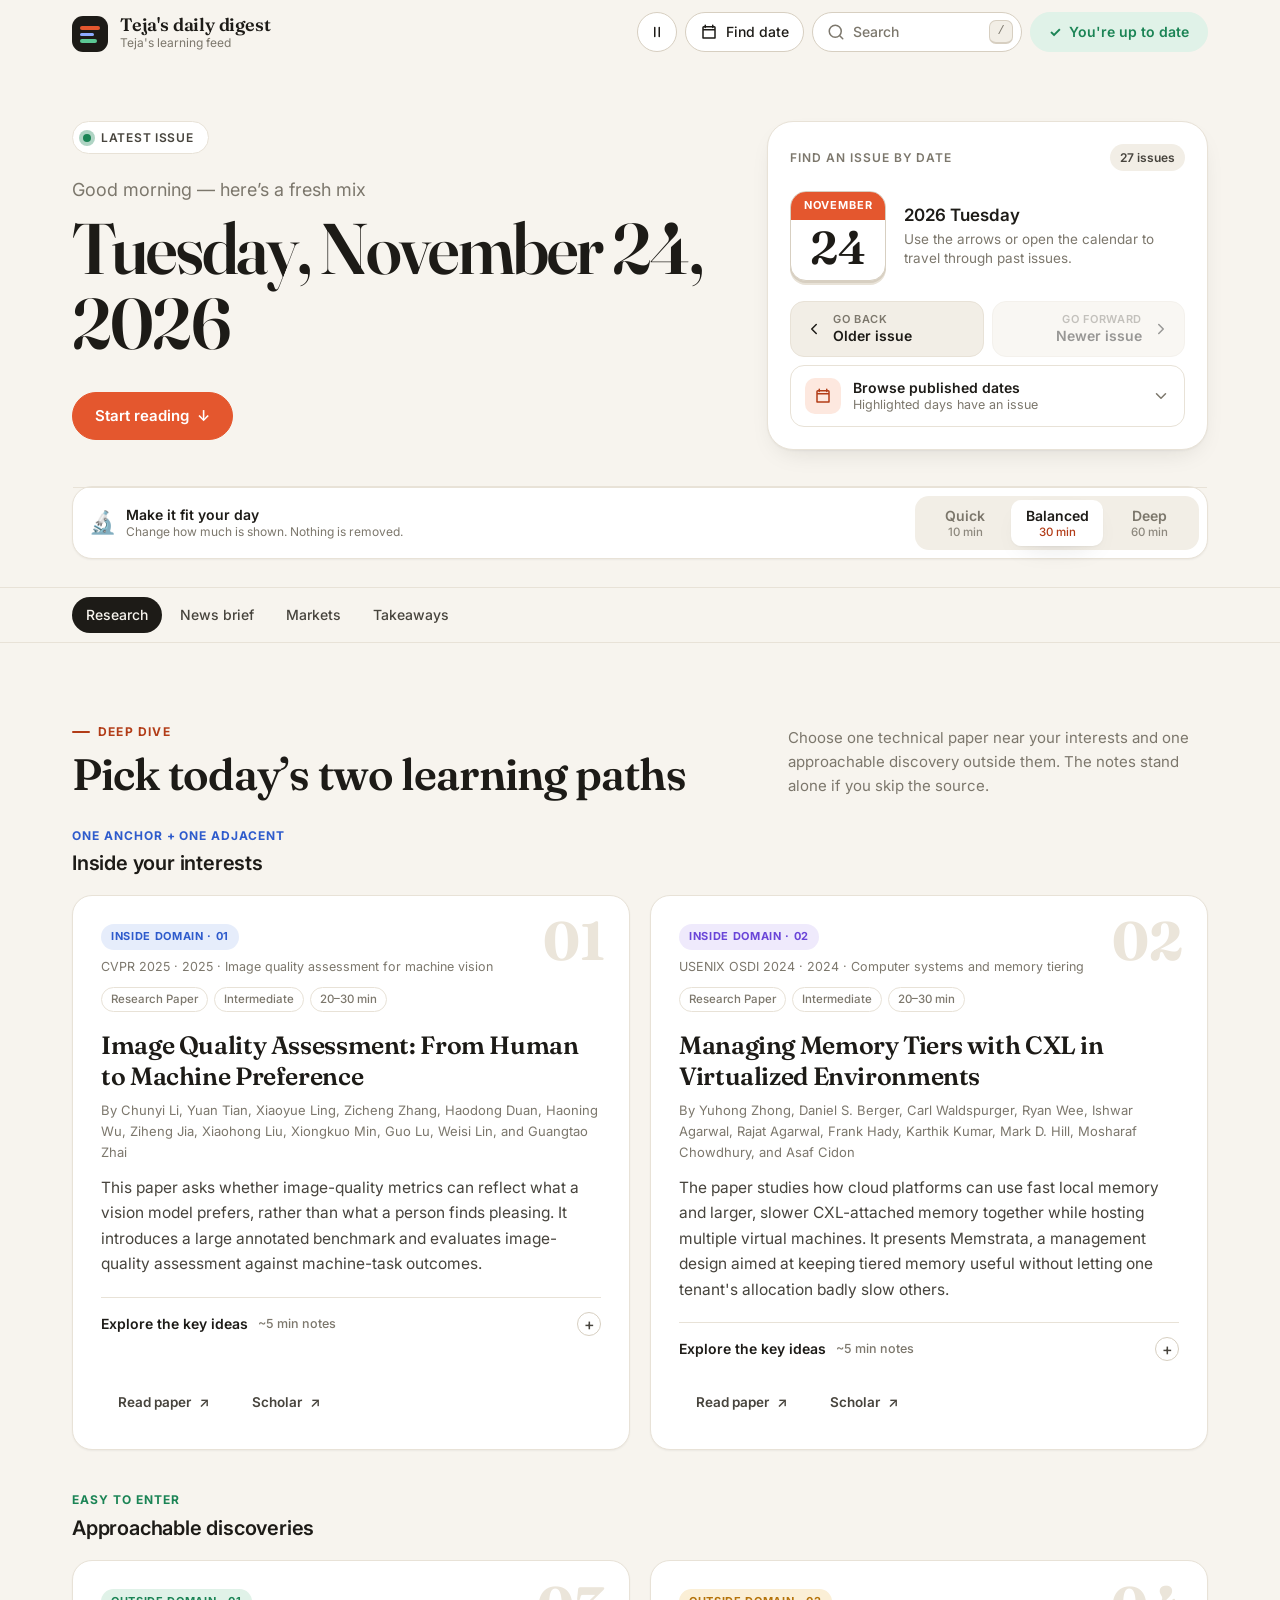
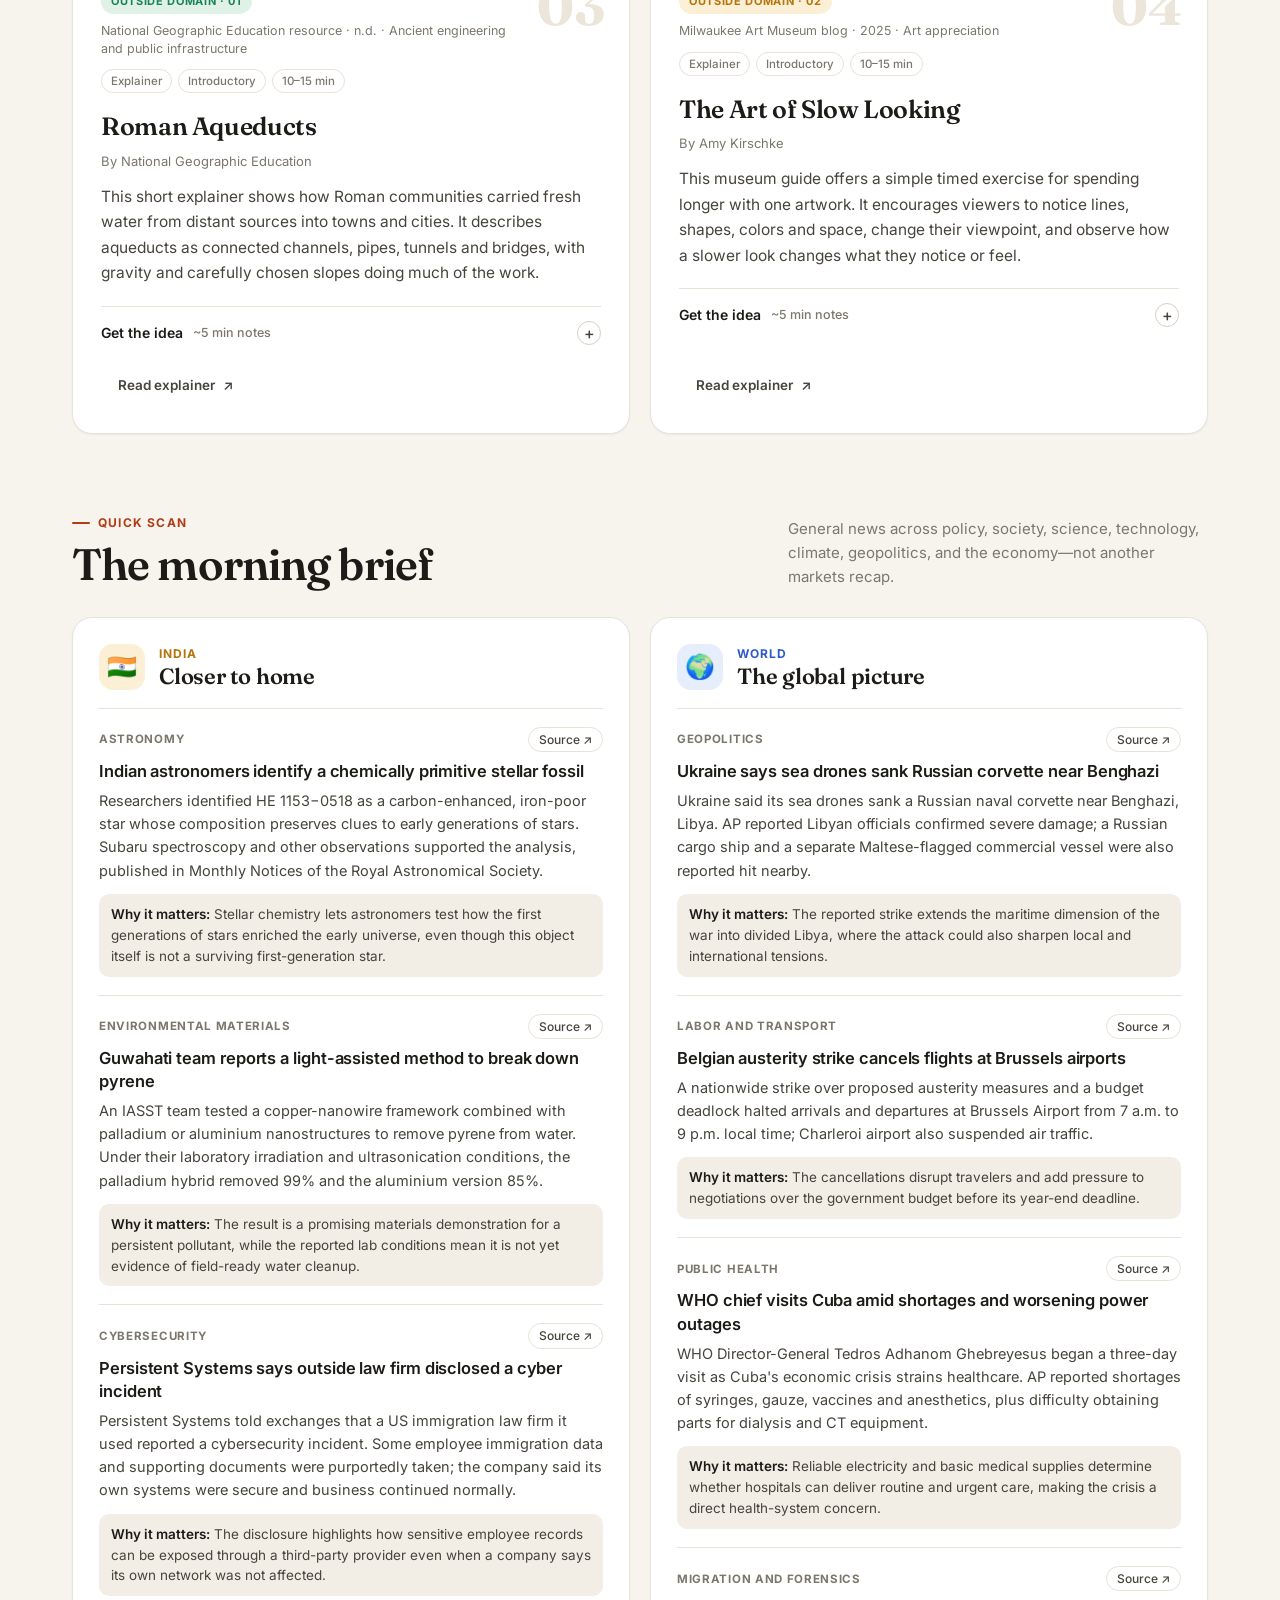
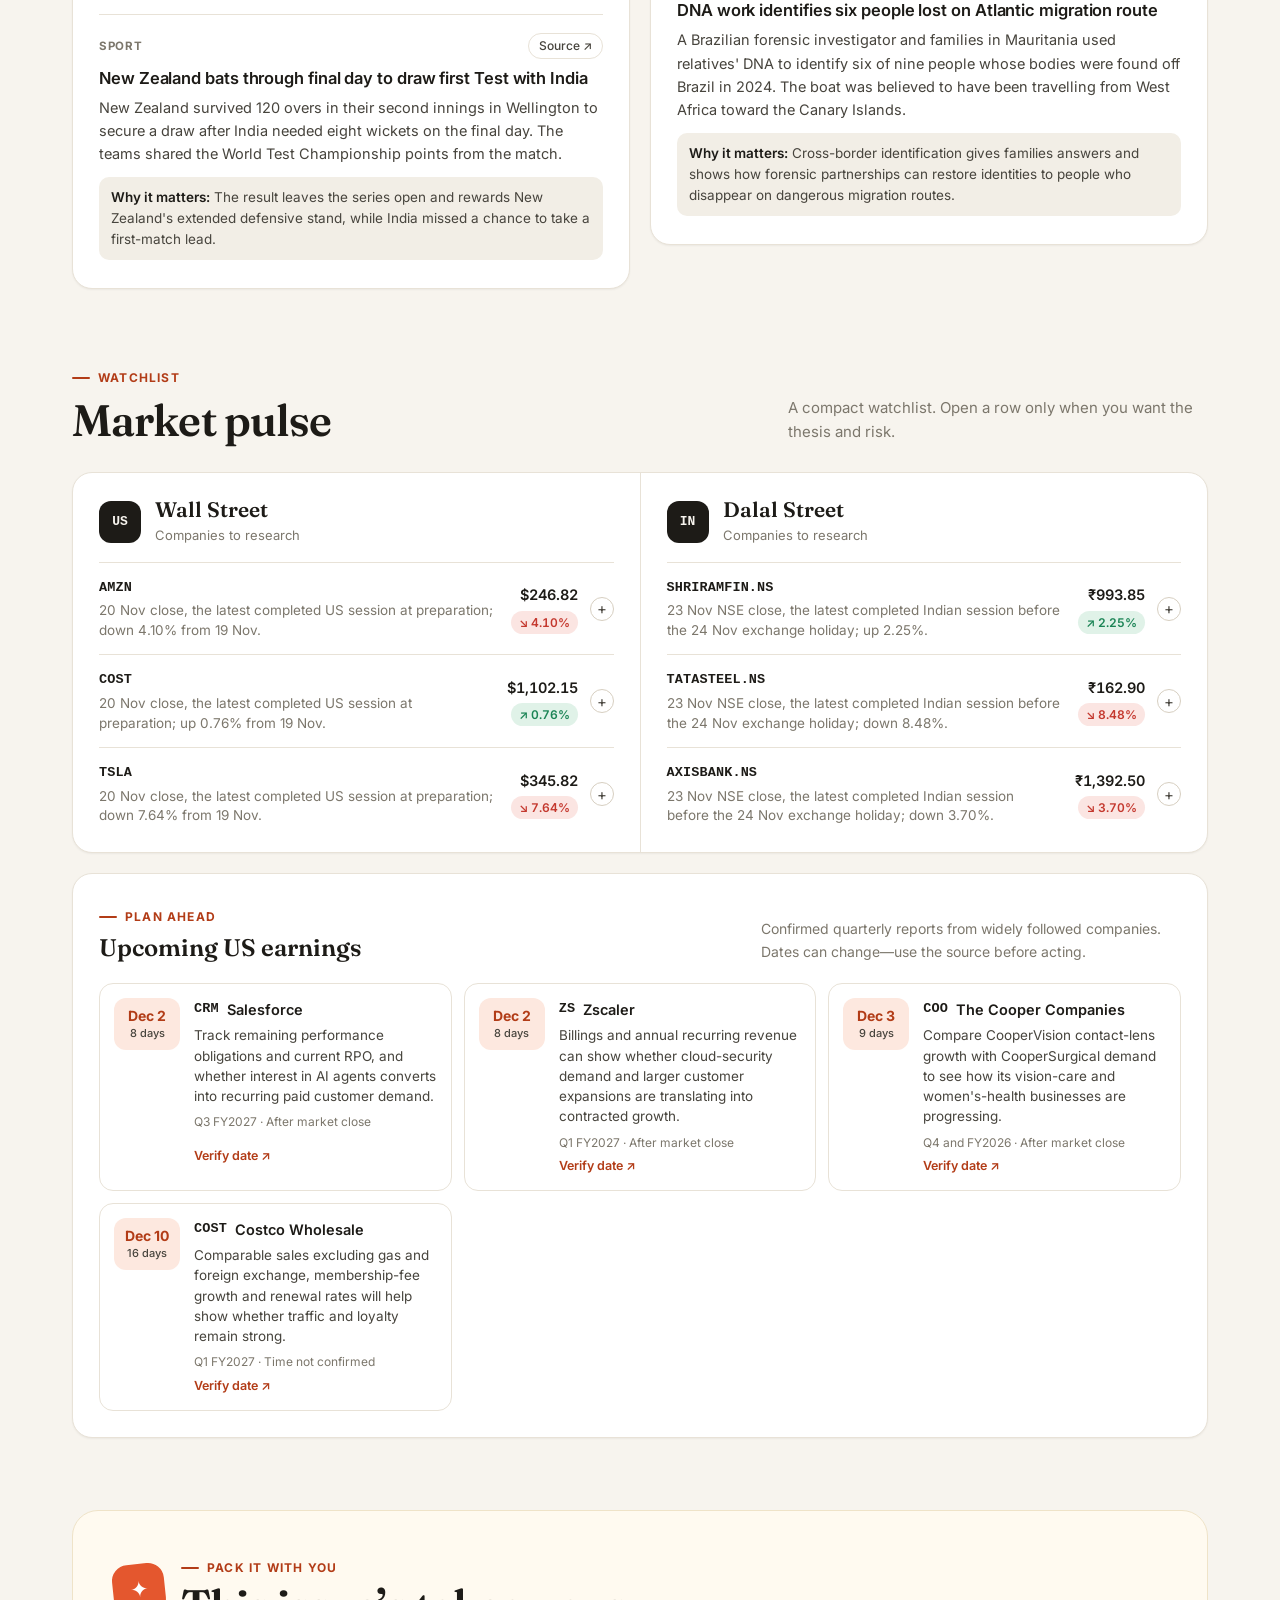
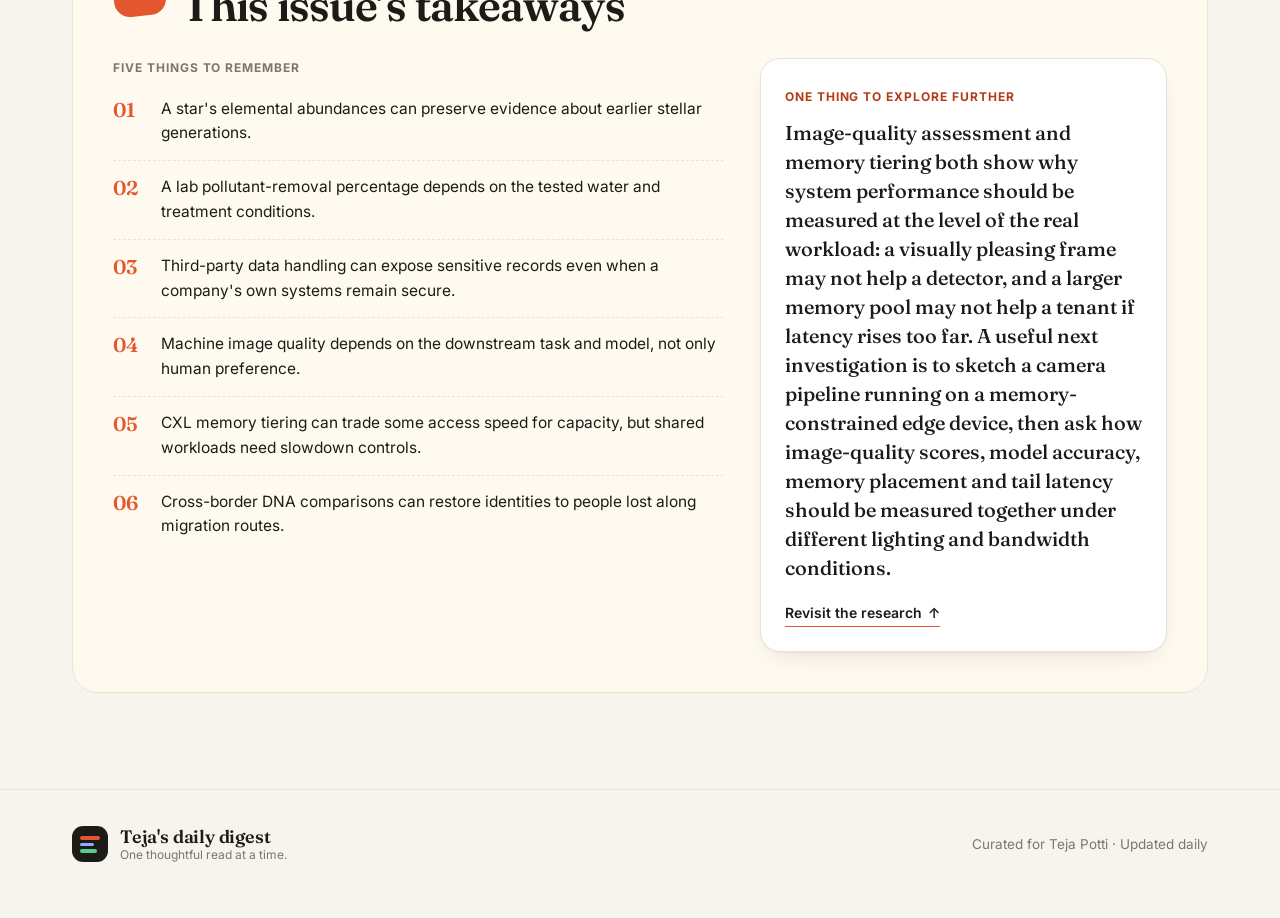
<file: index.html>
<!doctype html>
<html lang="en">
<head>
    <meta charset="utf-8">
    <meta name="viewport" content="width=device-width, initial-scale=1">
    <meta name="theme-color" content="#f7f4ee" media="(prefers-color-scheme: light)">
    <meta name="theme-color" content="#141311" media="(prefers-color-scheme: dark)">
    <meta name="color-scheme" content="light dark">
    <meta name="description" content="A focused daily digest of research, news, and market ideas for curious engineers.">
    <title>Teja's daily digest</title>
    <link rel="preconnect" href="https://fonts.googleapis.com">
    <link rel="preconnect" href="https://fonts.gstatic.com" crossorigin>
    <link rel="icon" type="image/svg+xml" href="./favicon.svg">
    <link href="https://fonts.googleapis.com/css2?family=Fraunces:opsz,wght@9..144,500;9..144,600;9..144,700&amp;family=Inter:wght@400;500;600;700&amp;display=swap" rel="stylesheet">
    <link rel="stylesheet" href="./css/style.css?v=9">
</head>
<body data-reading-mode="balanced">
    <a class="skip-link" href="#main-content">Skip to the digest</a>

    <header class="site-header">
        <div class="shell topbar">
            <div class="header-identity">
                <div class="websites-menu">
                    <button class="brand__mark websites-toggle" id="websites-toggle" type="button" aria-label="Other Websites" aria-expanded="false" aria-controls="other-websites" title="Other Websites">
                        <span></span><span></span><span></span>
                    </button>
                    <nav class="websites-dropdown" id="other-websites" aria-label="Other Websites" hidden>
                        <strong>Other Websites</strong>
                        <a href="https://teja-system-design.vercel.app/" target="_blank" rel="noopener noreferrer">Teja System Design Lab <span aria-hidden="true">↗</span></a>
                    </nav>
                </div>
                <a class="brand" href="./" aria-label="Teja's daily digest home">
                    <span class="brand__copy">
                        <strong>Teja's daily digest</strong>
                        <small>Teja's learning feed</small>
                    </span>
                </a>
            </div>

            <div class="topbar__actions">
                <button class="icon-button motion-toggle" id="motion-toggle" type="button" aria-label="Pause motion effects" aria-pressed="false" title="Pause motion effects">
                    <svg class="motion-toggle__pause" aria-hidden="true" viewBox="0 0 24 24"><path d="M9 6v12M15 6v12"/></svg>
                    <svg class="motion-toggle__play" aria-hidden="true" viewBox="0 0 24 24"><path d="m9 6 9 6-9 6Z"/></svg>
                </button>
                <button class="ghost-button date-search-trigger" id="date-search-trigger" type="button" aria-label="Find an issue by date" aria-controls="archive-calendar" aria-expanded="false">
                    <svg aria-hidden="true" viewBox="0 0 24 24"><path d="M7 3v3m10-3v3M4 9h16M5 5h14a1 1 0 0 1 1 1v14H4V6a1 1 0 0 1 1-1Z"/></svg>
                    <span>Find date</span>
                </button>
                <button class="search-trigger" id="search-trigger" type="button" aria-label="Search digest content" aria-expanded="false" aria-controls="search-drawer">
                    <svg aria-hidden="true" viewBox="0 0 24 24"><path d="m21 21-4.35-4.35m2.35-5.65a8 8 0 1 1-16 0 8 8 0 0 1 16 0Z"/></svg>
                    <span>Search</span>
                    <kbd>/</kbd>
                </button>
                <button class="latest-button" id="latest-button" type="button">Jump to latest</button>
            </div>
        </div>

        <div class="search-drawer" id="search-drawer" hidden>
            <div class="shell search-drawer__inner">
                <form class="search-form" id="search-form" role="search">
                    <svg aria-hidden="true" viewBox="0 0 24 24"><path d="m21 21-4.35-4.35m2.35-5.65a8 8 0 1 1-16 0 8 8 0 0 1 16 0Z"/></svg>
                    <label class="sr-only" for="global-search">Search content across every digest</label>
                    <input id="global-search" type="search" autocomplete="off" placeholder="Search a paper, topic, headline, or ticker…">
                    <button class="search-close" id="search-close" type="button" aria-label="Close search">Esc</button>
                </form>
                <p class="search-hint" id="search-hint">Search the content of every published issue. Use Find date for the archive calendar.</p>
                <div class="search-results" id="search-results" aria-live="polite"></div>
            </div>
        </div>
    </header>

    <div class="shell">
        <section class="hero" aria-labelledby="page-title">
            <div class="hero__copy">
                <div class="issue-meta">
                    <span class="issue-meta__pulse" aria-hidden="true"></span>
                    <small id="issue-label">Current issue</small>
                    <strong class="sr-only" id="date-subtitle" aria-live="polite">Loading the latest digest…</strong>
                </div>
                <p class="hero__greeting" id="daily-greeting">A fresh mix for today</p>
                <h1 id="page-title"><span class="hero-line" id="date-heading">Loading today’s issue…</span></h1>

                <div class="hero-actions">
                    <a class="start-reading" href="#research">Start reading <span aria-hidden="true">↓</span></a>
                </div>
            </div>

            <aside class="date-card" aria-label="Digest date navigation">
                <div class="date-card__top">
                    <span class="date-card__label">Find an issue by date</span>
                    <span class="issue-count" id="issue-count">— issues</span>
                </div>

                <div class="date-display" aria-hidden="true">
                    <span class="date-display__page">
                        <strong id="display-month">Loading</strong>
                        <span class="date-display__day" id="display-day">—</span>
                    </span>
                    <span class="date-display__rest">
                        <small id="display-year">—</small>
                        <span class="date-display__hint">Use the arrows or open the calendar to travel through past issues.</span>
                    </span>
                </div>

                <div class="date-nav">
                    <button id="older-button" type="button">
                        <svg aria-hidden="true" viewBox="0 0 24 24"><path d="m15 18-6-6 6-6"/></svg>
                        <span><small>Go back</small>Older issue</span>
                    </button>
                    <button id="newer-button" type="button">
                        <span><small>Go forward</small>Newer issue</span>
                        <svg aria-hidden="true" viewBox="0 0 24 24"><path d="m9 18 6-6-6-6"/></svg>
                    </button>
                </div>

                <button class="calendar-toggle" id="calendar-toggle" type="button" aria-expanded="false" aria-controls="archive-calendar">
                    <span class="calendar-toggle__icon" aria-hidden="true">
                        <svg viewBox="0 0 24 24"><path d="M7 3v3m10-3v3M4 9h16M5 5h14a1 1 0 0 1 1 1v14H4V6a1 1 0 0 1 1-1Z"/></svg>
                    </span>
                    <span><strong>Browse published dates</strong><small>Highlighted days have an issue</small></span>
                    <svg class="calendar-toggle__chevron" aria-hidden="true" viewBox="0 0 24 24"><path d="m6 9 6 6 6-6"/></svg>
                </button>
                <div class="archive-calendar" id="archive-calendar" hidden>
                    <div class="archive-calendar__head">
                        <button id="calendar-previous" type="button" aria-label="Previous archive month">
                            <svg aria-hidden="true" viewBox="0 0 24 24"><path d="m15 18-6-6 6-6"/></svg>
                        </button>
                        <strong id="calendar-month-label">Archive</strong>
                        <button id="calendar-next" type="button" aria-label="Next archive month">
                            <svg aria-hidden="true" viewBox="0 0 24 24"><path d="m9 18 6-6-6-6"/></svg>
                        </button>
                    </div>
                    <div class="archive-calendar__weekdays" aria-hidden="true">
                        <span>M</span><span>T</span><span>W</span><span>T</span><span>F</span><span>S</span><span>S</span>
                    </div>
                    <div class="archive-calendar__grid" id="calendar-grid" role="grid" aria-labelledby="calendar-month-label"></div>
                    <div class="archive-calendar__legend" id="date-help">
                        <span><i aria-hidden="true"></i> Published issue</span>
                        <small>Only highlighted dates open a digest.</small>
                    </div>
                </div>
            </aside>
        </section>

        <div class="issue-bar">
            <div class="pace-bar" aria-label="Reading pace">
                <div class="pace-bar__copy"><span aria-hidden="true">🔬</span><p><strong>Make it fit your day</strong><small>Change how much is shown. Nothing is removed.</small></p></div>
                <div class="pace-options" role="group" aria-label="Choose a reading pace">
                    <span class="pace-options__slider" aria-hidden="true"></span>
                    <button type="button" data-reading-mode="quick">Quick <small>10 min</small></button>
                    <button type="button" data-reading-mode="balanced" aria-pressed="true">Balanced <small>30 min</small></button>
                    <button type="button" data-reading-mode="deep">Deep <small>60 min</small></button>
                </div>
            </div>
        </div>
    </div>

    <nav class="section-nav" aria-label="On this page">
        <div class="shell section-nav__inner">
            <a href="#research" data-section="research">Research</a>
            <a href="#brief" data-section="brief" id="brief-nav-link">News brief</a>
            <a href="#markets" data-section="markets" id="markets-nav-link">Markets</a>
            <a href="#takeaways" data-section="takeaways" id="takeaways-nav-link">Takeaways</a>
        </div>
        <span class="section-nav__progress" aria-hidden="true"><i id="reading-progress"></i></span>
    </nav>

    <main class="shell main-content" id="main-content">
        <div class="error-banner" id="error-banner" role="alert" hidden>
            <span class="error-banner__icon" aria-hidden="true">!</span>
            <p><strong>That issue couldn't be loaded.</strong> <span id="error-message">Please try another date.</span></p>
            <button id="error-retry" type="button">Try again</button>
        </div>

        <div class="advance-notice" id="advance-notice" role="note" hidden>
            <span aria-hidden="true">✈</span>
            <div><strong>Prepared ahead for your time away</strong><p id="advance-note"></p></div>
        </div>

        <section class="content-section" id="research" aria-labelledby="research-title">
            <div class="section-heading">
                <div>
                    <span class="section-kicker">Deep dive</span>
                    <h2 id="research-title">Pick today’s two learning paths</h2>
                </div>
                <p>Choose one technical paper near your interests and one approachable discovery outside them. The notes stand alone if you skip the source.</p>
            </div>
            <div class="papers-collection" id="papers-container" aria-live="polite">
                <div class="papers-grid">
                    <article class="paper-card loading-card"><span class="skeleton skeleton--pill"></span><span class="skeleton skeleton--title"></span><span class="skeleton"></span><span class="skeleton skeleton--short"></span></article>
                    <article class="paper-card loading-card"><span class="skeleton skeleton--pill"></span><span class="skeleton skeleton--title"></span><span class="skeleton"></span><span class="skeleton skeleton--short"></span></article>
                    <article class="paper-card loading-card"><span class="skeleton skeleton--pill"></span><span class="skeleton skeleton--title"></span><span class="skeleton"></span><span class="skeleton skeleton--short"></span></article>
                    <article class="paper-card loading-card"><span class="skeleton skeleton--pill"></span><span class="skeleton skeleton--title"></span><span class="skeleton"></span><span class="skeleton skeleton--short"></span></article>
                </div>
            </div>
        </section>

        <section class="content-section" id="brief" aria-labelledby="brief-title">
            <div class="section-heading">
                <div>
                    <span class="section-kicker">Quick scan</span>
                    <h2 id="brief-title">The morning brief</h2>
                </div>
                <p id="brief-description">General news across policy, society, science, technology, climate, geopolitics, and the economy—not another markets recap.</p>
            </div>
            <div class="news-grid">
                <article class="news-card news-card--india">
                    <header><span class="flag" aria-hidden="true">🇮🇳</span><div><small>India</small><h3>Closer to home</h3></div></header>
                    <div class="news-copy" id="india-news-content"><span class="skeleton"></span><span class="skeleton skeleton--short"></span></div>
                </article>
                <article class="news-card news-card--world">
                    <header><span class="flag" aria-hidden="true">🌍</span><div><small>World</small><h3>The global picture</h3></div></header>
                    <div class="news-copy" id="world-news-content"><span class="skeleton"></span><span class="skeleton skeleton--short"></span></div>
                </article>
            </div>
        </section>

        <section class="content-section" id="markets" aria-labelledby="markets-title">
            <div class="section-heading">
                <div>
                    <span class="section-kicker">Watchlist</span>
                    <h2 id="markets-title">Market pulse</h2>
                </div>
                <p id="markets-description">A compact watchlist. Open a row only when you want the thesis and risk.</p>
            </div>
            <div class="markets-card">
                <section class="market-column" aria-labelledby="us-market-title">
                    <div class="market-column__heading"><span>US</span><div><h3 id="us-market-title">Wall Street</h3><small id="us-market-subtitle">Companies to research</small></div></div>
                    <ul class="stock-list" id="us-stocks-list"><li class="stock-skeleton"><span class="skeleton"></span></li></ul>
                </section>
                <div class="market-divider" aria-hidden="true"></div>
                <section class="market-column" aria-labelledby="india-market-title">
                    <div class="market-column__heading"><span>IN</span><div><h3 id="india-market-title">Dalal Street</h3><small id="india-market-subtitle">Companies to research</small></div></div>
                    <ul class="stock-list" id="in-stocks-list"><li class="stock-skeleton"><span class="skeleton"></span></li></ul>
                </section>
            </div>
            <section class="earnings-card" id="earnings-card" aria-labelledby="earnings-title" hidden>
                <header>
                    <div><span class="section-kicker">Plan ahead</span><h3 id="earnings-title">Upcoming US earnings</h3></div>
                    <p>Confirmed quarterly reports from widely followed companies. Dates can change—use the source before acting.</p>
                </header>
                <div class="earnings-list" id="earnings-list"></div>
            </section>
        </section>

        <section class="content-section takeaways-section" id="takeaways" aria-labelledby="takeaways-title">
            <div class="takeaway-heading">
                <span class="takeaway-heading__icon" aria-hidden="true">✦</span>
                <div><span class="section-kicker">Pack it with you</span><h2 id="takeaways-title">This issue’s takeaways</h2></div>
            </div>
            <div class="takeaways-layout">
                <div>
                    <h3>Five things to remember</h3>
                    <ol id="takeaways-remember-list"><li><span class="skeleton"></span></li></ol>
                </div>
                <aside class="explore-card">
                    <small>One thing to explore further</small>
                    <p id="takeaways-explore"><span class="skeleton"></span></p>
                    <a href="#research">Revisit the research <span aria-hidden="true">↑</span></a>
                </aside>
            </div>
        </section>
    </main>

    <footer class="site-footer">
        <div class="shell">
            <div class="brand brand--footer" aria-label="Teja's daily digest">
                <span class="brand__mark" aria-hidden="true"><span></span><span></span><span></span></span>
                <span class="brand__copy"><strong>Teja's daily digest</strong><small>One thoughtful read at a time.</small></span>
            </div>
            <p>Curated for Teja Potti <span aria-hidden="true">·</span> Updated daily</p>
        </div>
    </footer>

    <button class="back-to-top" id="back-to-top" type="button" aria-label="Back to top" title="Back to top">
        <span aria-hidden="true">↑</span>
    </button>
    <div class="toast" id="toast" role="status" aria-live="polite"></div>
    <script src="./js/app.js?v=8"></script>
</body>
</html>
</file>
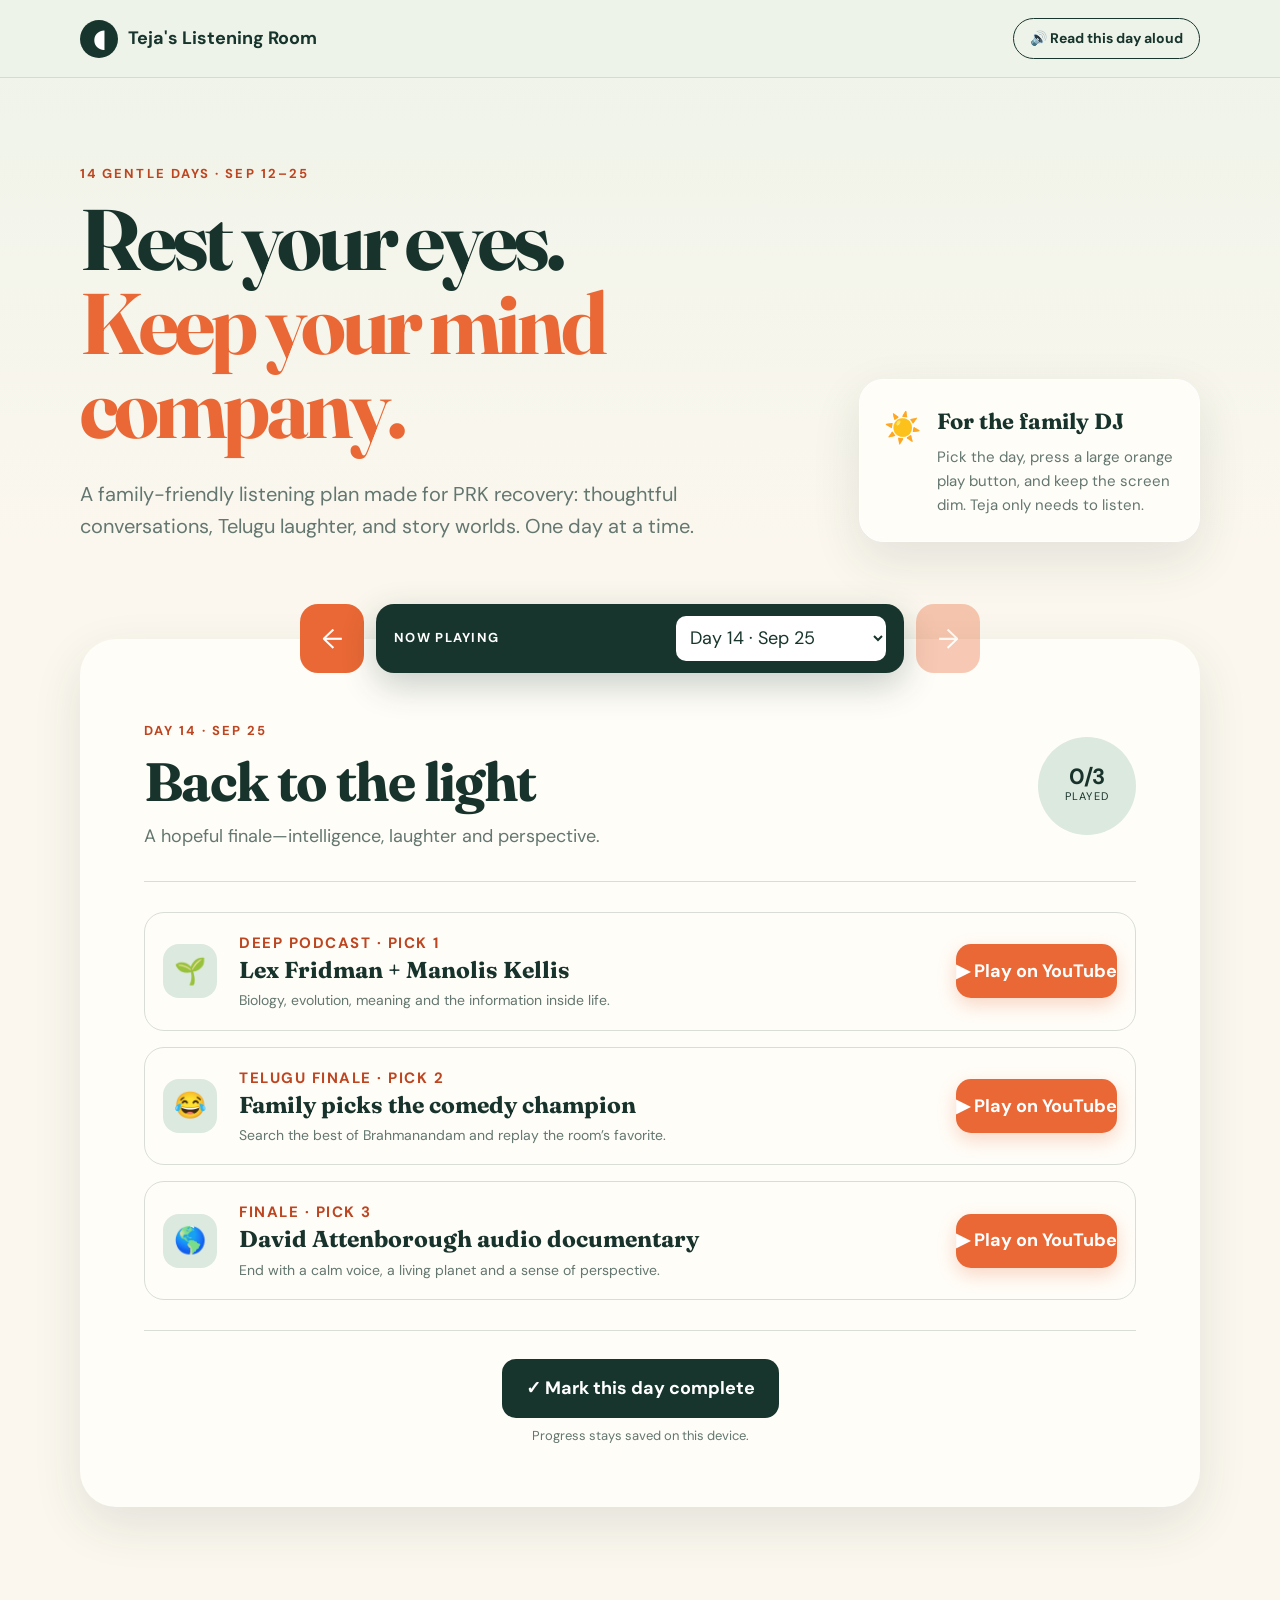
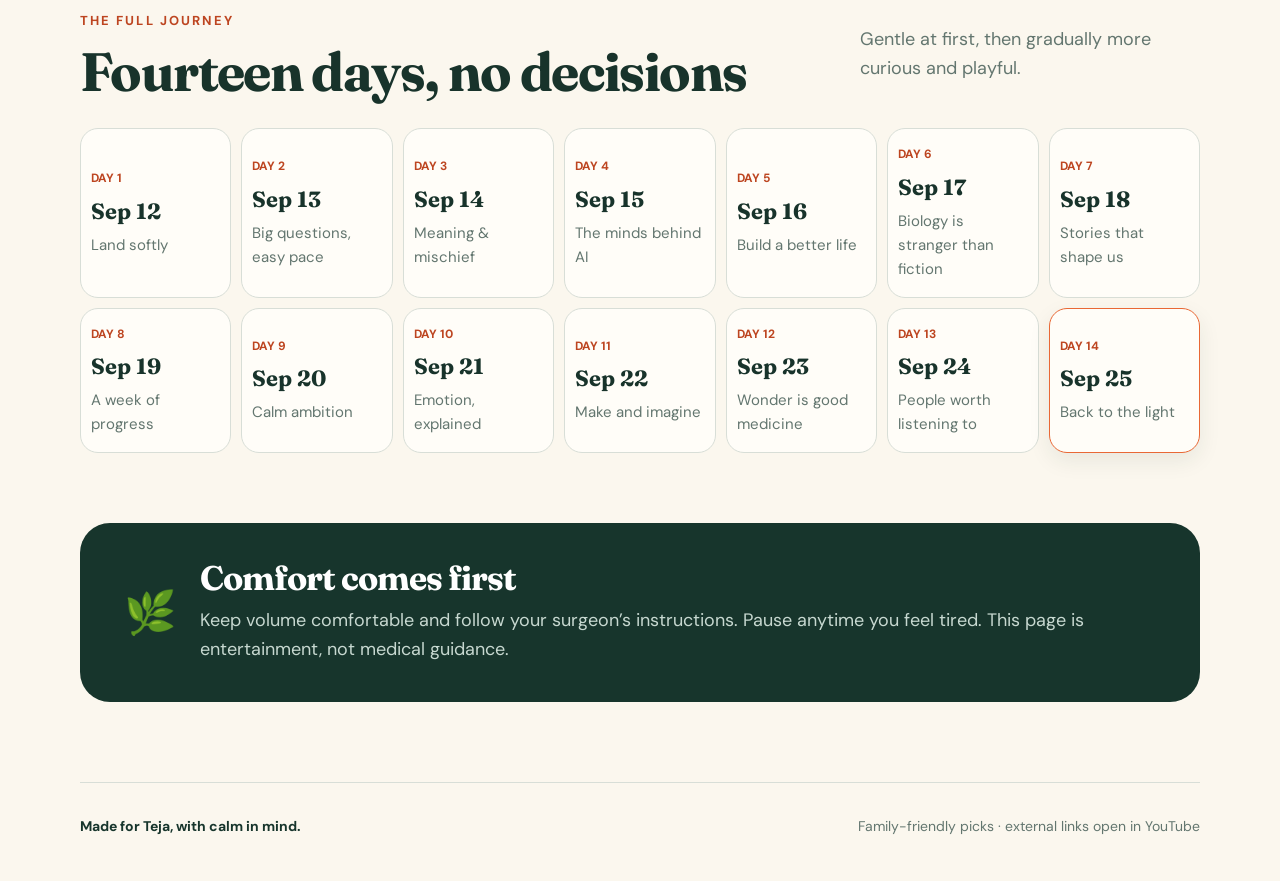
<file: recovery/index.html>
<!doctype html>
<html lang="en">
<head>
  <meta charset="utf-8">
  <meta name="viewport" content="width=device-width, initial-scale=1">
  <meta name="theme-color" content="#17352c">
  <meta name="description" content="Teja's calm, family-friendly 14-day listening room for PRK recovery.">
  <title>Teja's Listening Room</title>
  <link rel="preconnect" href="https://fonts.googleapis.com">
  <link rel="preconnect" href="https://fonts.gstatic.com" crossorigin>
  <link href="https://fonts.googleapis.com/css2?family=DM+Sans:wght@400;600;700&amp;family=Fraunces:opsz,wght@9..144,600;9..144,700&amp;display=swap" rel="stylesheet">
  <link rel="stylesheet" href="/recovery/style.css">
</head>
<body>
  <a class="skip" href="#day-view">Skip to today</a>
  <header class="topbar">
    <a class="brand" href="/recovery" aria-label="Teja's Listening Room home"><span class="brand-mark" aria-hidden="true">◖</span><span>Teja's Listening Room</span></a>
    <button class="quiet-button" id="speak-button" type="button" aria-pressed="false">🔊 Read this day aloud</button>
  </header>

  <main>
    <section class="hero">
      <div>
        <p class="eyebrow">14 gentle days · Sep 12–25</p>
        <h1>Rest your eyes.<br><em>Keep your mind company.</em></h1>
        <p class="hero-copy">A family-friendly listening plan made for PRK recovery: thoughtful conversations, Telugu laughter, and story worlds. One day at a time.</p>
      </div>
      <aside class="family-note">
        <span aria-hidden="true">☀️</span>
        <div><strong>For the family DJ</strong><p>Pick the day, press a large orange play button, and keep the screen dim. Teja only needs to listen.</p></div>
      </aside>
    </section>

    <section class="day-picker" aria-label="Choose a recovery day">
      <button class="nav-button" id="previous-day" type="button" aria-label="Previous day">←</button>
      <label for="day-select"><span>Now playing</span><select id="day-select" aria-label="Choose day"></select></label>
      <button class="nav-button" id="next-day" type="button" aria-label="Next day">→</button>
    </section>

    <section class="day-view" id="day-view" tabindex="-1" aria-live="polite">
      <div class="day-heading">
        <div><p class="eyebrow" id="day-date"></p><h2 id="day-title"></h2><p id="day-mood"></p></div>
        <div class="progress-ring" id="progress-ring" aria-label="Day progress"><strong id="progress-number">0/3</strong><span>played</span></div>
      </div>
      <div class="tracks" id="tracks"></div>
      <div class="day-done">
        <button id="finish-day" type="button">✓ Mark this day complete</button>
        <p id="finish-message">Progress stays saved on this device.</p>
      </div>
    </section>

    <section class="all-days">
      <div class="section-title"><div><p class="eyebrow">The full journey</p><h2>Fourteen days, no decisions</h2></div><p>Gentle at first, then gradually more curious and playful.</p></div>
      <div class="calendar" id="calendar"></div>
    </section>

    <section class="care-card">
      <span aria-hidden="true">🌿</span>
      <div><h2>Comfort comes first</h2><p>Keep volume comfortable and follow your surgeon’s instructions. Pause anytime you feel tired. This page is entertainment, not medical guidance.</p></div>
    </section>
  </main>

  <footer><strong>Made for Teja, with calm in mind.</strong><span>Family-friendly picks · external links open in YouTube</span></footer>
  <script src="/recovery/app.js"></script>
</body>
</html>
</file>
<file: css/style.css>
/* =========================================================================
   Teja's daily digest — "Morning paper" design system
   Calm editorial layout, solid surfaces, a few playful accents.
   Light by default, dark automatically via prefers-color-scheme.
   ========================================================================= */

:root {
    color-scheme: light;

    --bg: #f7f4ee;
    --surface: #ffffff;
    --surface-2: #f2eee6;
    --surface-3: #ebe5da;
    --ink: #1d1b17;
    --ink-2: #47443d;
    --muted: #7c776c;
    --line: #e8e2d7;
    --line-strong: #d7cfc1;

    --accent: #e4572e;
    --accent-hover: #cf4720;
    --accent-ink: #b23c17;
    --accent-soft: #fde8df;
    --accent-wash: rgba(228, 87, 46, 0.04);
    --on-accent: #ffffff;

    --blue: #2e5bcc;
    --blue-soft: #e6edfb;
    --violet: #6a45d8;
    --violet-soft: #efeafc;
    --green: #1b8455;
    --green-soft: #e0f2e8;
    --amber: #b5730a;
    --amber-soft: #fbefd6;
    --red: #c4382e;
    --red-soft: #fbe5e2;

    --note: #fffaf0;
    --note-line: #efe3c8;

    --serif: "Fraunces", "Iowan Old Style", "Palatino Linotype", Georgia, serif;
    --sans: "Inter", -apple-system, BlinkMacSystemFont, "Segoe UI", Roboto, "Helvetica Neue", Arial, sans-serif;
    --mono: ui-monospace, "SF Mono", Menlo, Consolas, monospace;

    --radius-sm: 10px;
    --radius-md: 14px;
    --radius-lg: 20px;
    --radius-xl: 26px;

    --shadow-sm: 0 1px 2px rgba(29, 27, 23, 0.05);
    --shadow-md: 0 1px 2px rgba(29, 27, 23, 0.04), 0 10px 28px -14px rgba(29, 27, 23, 0.18);
    --shadow-lg: 0 2px 6px rgba(29, 27, 23, 0.05), 0 24px 48px -20px rgba(29, 27, 23, 0.28);

    --header-h: 64px;
    --ease: cubic-bezier(0.2, 0.7, 0.2, 1);
    --spring: cubic-bezier(0.34, 1.56, 0.64, 1);
}

@media (prefers-color-scheme: dark) {
    :root {
        color-scheme: dark;

        --bg: #131210;
        --surface: #1c1a17;
        --surface-2: #24221e;
        --surface-3: #2d2a25;
        --ink: #f3efe8;
        --ink-2: #cdc7bb;
        --muted: #979083;
        --line: #2d2a25;
        --line-strong: #3d3933;

        --accent: #ff7a4f;
        --accent-hover: #ff8d67;
        --accent-ink: #ff9a78;
        --accent-soft: rgba(255, 122, 79, 0.14);
        --accent-wash: rgba(255, 122, 79, 0.05);
        --on-accent: #1a0f0a;

        --blue: #8eabff;
        --blue-soft: rgba(142, 171, 255, 0.13);
        --violet: #b8a2ff;
        --violet-soft: rgba(184, 162, 255, 0.13);
        --green: #5cc995;
        --green-soft: rgba(92, 201, 149, 0.13);
        --amber: #f0b552;
        --amber-soft: rgba(240, 181, 82, 0.13);
        --red: #ff7b70;
        --red-soft: rgba(255, 123, 112, 0.13);

        --note: #1f1c17;
        --note-line: #353026;

        --shadow-sm: 0 1px 2px rgba(0, 0, 0, 0.3);
        --shadow-md: 0 1px 2px rgba(0, 0, 0, 0.3), 0 12px 28px -14px rgba(0, 0, 0, 0.6);
        --shadow-lg: 0 2px 6px rgba(0, 0, 0, 0.3), 0 24px 48px -20px rgba(0, 0, 0, 0.7);
    }
}

/* ---------- Base ---------- */

*, *::before, *::after { box-sizing: border-box; }

html {
    scroll-behavior: smooth;
    scroll-padding-top: calc(var(--header-h) + 72px);
    -webkit-text-size-adjust: 100%;
}

body {
    margin: 0;
    min-width: 320px;
    min-height: 100vh;
    overflow-x: hidden;
    background: var(--bg);
    color: var(--ink);
    font-family: var(--sans);
    font-size: 16px;
    line-height: 1.6;
    -webkit-font-smoothing: antialiased;
    -moz-osx-font-smoothing: grayscale;
    text-rendering: optimizeLegibility;
}

body.search-open { overflow: hidden; }

[hidden] { display: none !important; }

h1, h2, h3, h4, p { margin: 0; }

button, input { font: inherit; color: inherit; }

button { cursor: pointer; }
button:disabled { cursor: not-allowed; }

a { color: inherit; }

svg {
    width: 18px;
    height: 18px;
    flex: none;
    fill: none;
    stroke: currentColor;
    stroke-width: 2;
    stroke-linecap: round;
    stroke-linejoin: round;
}

::selection { background: var(--accent-soft); color: var(--ink); }

:focus { outline: none; }
:focus-visible {
    outline: 2px solid var(--accent);
    outline-offset: 2px;
    border-radius: 8px;
}

.sr-only {
    position: absolute !important;
    width: 1px;
    height: 1px;
    padding: 0;
    margin: -1px;
    overflow: hidden;
    clip: rect(0, 0, 0, 0);
    white-space: nowrap;
    border: 0;
}

.skip-link {
    position: fixed;
    top: 12px;
    left: 12px;
    z-index: 100;
    padding: 10px 16px;
    border-radius: 999px;
    background: var(--ink);
    color: var(--bg);
    font-weight: 600;
    text-decoration: none;
    transform: translateY(-160%);
    transition: transform 0.2s var(--ease);
}
.skip-link:focus { transform: translateY(0); }

.shell {
    width: 100%;
    max-width: 1200px;
    margin: 0 auto;
    padding: 0 32px;
}

/* ---------- Buttons (shared) ---------- */

.icon-button,
.ghost-button,
.search-trigger,
.latest-button {
    display: inline-flex;
    align-items: center;
    justify-content: center;
    gap: 8px;
    height: 40px;
    border-radius: 999px;
    font-size: 14px;
    font-weight: 500;
    white-space: nowrap;
    transition: background-color 0.18s ease, border-color 0.18s ease, color 0.18s ease, transform 0.18s var(--ease), box-shadow 0.18s ease;
}

.icon-button,
.ghost-button {
    padding: 0 14px;
    border: 1px solid var(--line-strong);
    background: var(--surface);
    color: var(--ink);
}

.icon-button { width: 40px; padding: 0; }

.icon-button:hover,
.ghost-button:hover {
    border-color: var(--ink);
    transform: translateY(-1px);
}

.icon-button:active,
.ghost-button:active,
.latest-button:active,
.search-trigger:active { transform: translateY(0) scale(0.97); }

/* ---------- Header ---------- */

.site-header {
    position: -webkit-sticky;
    position: sticky;
    top: 0;
    z-index: 50;
    background: var(--bg);
    border-bottom: 1px solid transparent;
    transition: border-color 0.2s ease, box-shadow 0.2s ease;
}

.site-header.is-scrolled {
    border-bottom-color: var(--line);
}

.topbar {
    display: flex;
    align-items: center;
    justify-content: space-between;
    gap: 16px;
    height: var(--header-h);
}

.brand {
    display: inline-flex;
    align-items: center;
    gap: 12px;
    min-width: 0;
    color: var(--ink);
    text-decoration: none;
}

.brand__mark {
    display: inline-flex;
    flex-direction: column;
    justify-content: center;
    gap: 3px;
    width: 36px;
    height: 36px;
    flex: none;
    padding: 0 8px;
    border-radius: 11px;
    background: var(--ink);
    transition: transform 0.3s var(--spring);
}

.brand__mark span {
    display: block;
    height: 3.5px;
    border-radius: 4px;
    transition: width 0.35s var(--spring);
}
.brand__mark span:nth-child(1) { width: 100%; background: var(--accent); }
.brand__mark span:nth-child(2) { width: 70%; background: #8eabff; }
.brand__mark span:nth-child(3) { width: 85%; background: #5cc995; }

.brand:hover .brand__mark { transform: rotate(-6deg); }
.brand:hover .brand__mark span:nth-child(1) { width: 60%; }
.brand:hover .brand__mark span:nth-child(2) { width: 100%; }
.brand:hover .brand__mark span:nth-child(3) { width: 75%; }

.brand__copy {
    display: flex;
    flex-direction: column;
    min-width: 0;
    line-height: 1.2;
}

.brand__copy strong {
    font-family: var(--serif);
    font-size: 18px;
    font-weight: 600;
    letter-spacing: -0.01em;
}

.brand__copy small {
    color: var(--muted);
    font-size: 12px;
}

.topbar__actions {
    display: flex;
    align-items: center;
    gap: 8px;
}

.header-identity { display: flex; align-items: center; gap: 12px; min-width: 0; }
.websites-menu { position: relative; flex: none; }
.websites-toggle { border: 0; cursor: pointer; }
.websites-toggle:hover { transform: rotate(-6deg); }
.websites-toggle[aria-expanded="true"] { outline: 2px solid var(--accent); outline-offset: 3px; }
.websites-dropdown {
    position: absolute;
    top: calc(100% + 14px);
    left: 0;
    width: 260px;
    padding: 18px;
    border: 1px solid var(--line-strong);
    border-radius: var(--radius-md);
    background: var(--surface);
    color: var(--ink);
    box-shadow: var(--shadow-md);
    z-index: 60;
}
.websites-dropdown > strong { display: block; margin-bottom: 12px; font-size: 12px; color: var(--muted); }
.websites-dropdown a { display: flex; justify-content: space-between; gap: 10px; padding: 10px 12px; border-radius: 8px; background: var(--surface-2); font-size: 14px; font-weight: 500; text-decoration: none; }
.websites-dropdown a:hover { background: var(--accent-soft); color: var(--accent-ink); }

.motion-toggle .motion-toggle__play { display: none; }
.motion-toggle[aria-pressed="true"] .motion-toggle__pause { display: none; }
.motion-toggle[aria-pressed="true"] .motion-toggle__play { display: block; }
.motion-toggle[aria-pressed="true"] { background: var(--surface-2); }

.search-trigger {
    justify-content: flex-start;
    min-width: 210px;
    padding: 0 8px 0 14px;
    border: 1px solid var(--line-strong);
    background: var(--surface);
    color: var(--muted);
}

.search-trigger span { flex: 1; text-align: left; }

.search-trigger:hover,
.search-trigger[aria-expanded="true"] {
    border-color: var(--ink);
    color: var(--ink);
}

kbd {
    display: inline-grid;
    place-items: center;
    min-width: 24px;
    height: 24px;
    padding: 0 6px;
    border: 1px solid var(--line-strong);
    border-bottom-width: 2px;
    border-radius: 7px;
    background: var(--surface-2);
    color: var(--muted);
    font-family: var(--mono);
    font-size: 12px;
}

.latest-button {
    padding: 0 18px;
    border: 1px solid var(--ink);
    background: var(--ink);
    color: var(--bg);
    font-weight: 600;
}

.latest-button:hover:not(:disabled) {
    transform: translateY(-1px);
    box-shadow: var(--shadow-md);
}

.latest-button:disabled {
    border-color: var(--green-soft);
    background: var(--green-soft);
    color: var(--green);
    cursor: default;
}

.latest-button:disabled::before {
    content: "✓";
    font-weight: 700;
}

/* ---------- Search drawer ---------- */

.search-drawer {
    position: absolute;
    top: 100%;
    left: 0;
    right: 0;
    border-top: 1px solid var(--line);
    border-bottom: 1px solid var(--line);
    background: var(--surface);
    box-shadow: var(--shadow-lg);
}

.search-drawer.is-opening { animation: drawer-in 0.28s var(--ease); }

.search-drawer__inner {
    max-width: 820px;
    max-height: calc(100vh - var(--header-h) - 24px);
    overflow-y: auto;
    padding-top: 22px;
    padding-bottom: 26px;
}

.search-form {
    display: flex;
    align-items: center;
    gap: 12px;
    padding: 0 10px 0 18px;
    border: 1.5px solid var(--line-strong);
    border-radius: var(--radius-md);
    background: var(--bg);
    transition: border-color 0.18s ease, box-shadow 0.18s ease;
}

.search-form:focus-within {
    border-color: var(--accent);
    box-shadow: 0 0 0 4px var(--accent-soft);
}

.search-form svg { width: 20px; height: 20px; color: var(--muted); }

.search-form input {
    flex: 1;
    min-width: 0;
    height: 56px;
    border: 0;
    background: transparent;
    font-size: 18px;
    outline: none;
}

.search-form input::placeholder { color: var(--muted); }
.search-form input::-webkit-search-cancel-button { display: none; }

.search-close {
    height: 30px;
    padding: 0 10px;
    border: 1px solid var(--line-strong);
    border-radius: 8px;
    background: var(--surface);
    color: var(--muted);
    font-size: 12px;
    font-weight: 600;
}

.search-close:hover { color: var(--ink); border-color: var(--ink); }

.search-hint {
    margin: 14px 4px 10px;
    color: var(--muted);
    font-size: 13px;
}

.search-results {
    display: flex;
    flex-direction: column;
    gap: 2px;
}

.search-result {
    display: grid;
    grid-template-columns: 76px minmax(0, 1fr) 24px;
    align-items: center;
    gap: 14px;
    width: 100%;
    padding: 12px 14px;
    border: 0;
    border-radius: 12px;
    background: transparent;
    text-align: left;
    animation: rise-in 0.32s var(--ease) backwards;
    animation-delay: calc(var(--result-index, 0) * 30ms);
    transition: background-color 0.15s ease;
}

.search-result:hover,
.search-result:focus-visible { background: var(--surface-2); }

.search-result__date {
    color: var(--accent-ink);
    font-size: 12px;
    font-weight: 600;
    letter-spacing: 0.02em;
    text-transform: uppercase;
}

.search-result__body { display: flex; flex-direction: column; min-width: 0; }

.search-result__body strong {
    overflow: hidden;
    font-size: 15px;
    font-weight: 600;
    text-overflow: ellipsis;
    white-space: nowrap;
}

.search-result__body span {
    color: var(--muted);
    font-size: 13.5px;
    line-height: 1.45;
}

.search-result__arrow {
    color: var(--muted);
    transition: transform 0.2s var(--ease), color 0.2s ease;
}

.search-result:hover .search-result__arrow {
    color: var(--accent);
    transform: translate(2px, -2px);
}

.search-empty {
    display: flex;
    flex-direction: column;
    align-items: center;
    gap: 4px;
    padding: 36px 16px;
    border: 1px dashed var(--line-strong);
    border-radius: var(--radius-lg);
    color: var(--ink);
    text-align: center;
}

.search-empty span { color: var(--muted); font-size: 14px; }

/* ---------- Hero ---------- */

.hero {
    display: grid;
    grid-template-columns: minmax(0, 1.45fr) minmax(320px, 1fr);
    align-items: start;
    gap: 56px;
    padding: 56px 0 36px;
}

.issue-meta {
    display: inline-flex;
    align-items: center;
    gap: 10px;
    padding: 6px 14px 6px 10px;
    border: 1px solid var(--line);
    border-radius: 999px;
    background: var(--surface);
}

.issue-meta small {
    color: var(--ink-2);
    font-size: 12px;
    font-weight: 600;
    letter-spacing: 0.06em;
    text-transform: uppercase;
}

.issue-meta__pulse {
    position: relative;
    width: 8px;
    height: 8px;
    border-radius: 50%;
    background: var(--green);
}

.issue-meta__pulse::after {
    content: "";
    position: absolute;
    top: -4px;
    left: -4px;
    width: 16px;
    height: 16px;
    border-radius: 50%;
    background: var(--green);
    opacity: 0.35;
    animation: pulse 2.2s ease-out infinite;
}

.hero__greeting {
    margin-top: 22px;
    color: var(--muted);
    font-size: 18px;
}

.hero h1 {
    margin-top: 6px;
    font-family: var(--serif);
    font-size: clamp(40px, 5.6vw, 72px);
    font-weight: 600;
    letter-spacing: -0.025em;
    line-height: 1.04;
    font-variation-settings: "opsz" 144;
}

.daily-mix-wrap { margin-top: 30px; }

.daily-mix-wrap__label {
    display: block;
    margin-bottom: 10px;
    color: var(--muted);
    font-size: 12px;
    font-weight: 600;
    letter-spacing: 0.08em;
    text-transform: uppercase;
}

.daily-mix {
    display: flex;
    flex-wrap: wrap;
    gap: 8px;
}

.daily-mix > span {
    display: inline-flex;
    align-items: center;
    gap: 8px;
    padding: 7px 14px 7px 8px;
    border-radius: 999px;
    background: var(--surface-2);
    color: var(--ink);
    font-size: 13.5px;
    font-weight: 500;
    line-height: 1.3;
    transition: transform 0.2s var(--spring);
}

.daily-mix > span:only-child { padding-left: 14px; color: var(--muted); }

.daily-mix > span:hover { transform: translateY(-2px) rotate(-1deg); }

.daily-mix small {
    padding: 3px 8px;
    border-radius: 999px;
    font-size: 10.5px;
    font-weight: 700;
    letter-spacing: 0.05em;
    text-transform: uppercase;
}

.daily-mix > span:nth-child(-n+2) { background: var(--blue-soft); }
.daily-mix > span:nth-child(-n+2) small { background: var(--blue); color: var(--surface); }
.daily-mix > span:nth-child(n+3) { background: var(--green-soft); }
.daily-mix > span:nth-child(n+3) small { background: var(--green); color: var(--surface); }

.hero-actions {
    display: flex;
    flex-wrap: wrap;
    gap: 10px;
    margin-top: 32px;
}

.start-reading,
.surprise-button {
    display: inline-flex;
    align-items: center;
    gap: 8px;
    height: 48px;
    padding: 0 22px;
    border-radius: 999px;
    font-size: 15px;
    font-weight: 600;
    text-decoration: none;
    transition: transform 0.2s var(--ease), box-shadow 0.2s ease, background-color 0.2s ease, border-color 0.2s ease;
}

.start-reading {
    border: 1px solid var(--accent);
    background: var(--accent);
    color: var(--on-accent);
}

.start-reading:hover {
    background: var(--accent-hover);
    transform: translateY(-2px);
    box-shadow: 0 10px 22px -10px var(--accent);
}

.start-reading span { transition: transform 0.25s var(--ease); }
.start-reading:hover span { transform: translateY(3px); }

.surprise-button {
    border: 1px solid var(--line-strong);
    background: var(--surface);
    color: var(--ink);
}

.surprise-button span {
    display: inline-block;
    color: var(--accent);
    transition: transform 0.5s var(--spring);
}

.surprise-button:hover {
    border-color: var(--ink);
    transform: translateY(-2px);
}

.surprise-button:hover span { transform: rotate(180deg) scale(1.15); }

.surprise-button.is-finding {
    border-color: var(--accent);
    background: var(--accent-soft);
    color: var(--accent-ink);
    animation: wiggle 0.5s ease;
}

/* ---------- Date card ---------- */

.date-card {
    position: relative;
    padding: 22px;
    border: 1px solid var(--line);
    border-radius: var(--radius-xl);
    background: var(--surface);
    box-shadow: var(--shadow-md);
}

.date-card__top {
    display: flex;
    align-items: center;
    justify-content: space-between;
    gap: 12px;
}

.date-card__label {
    color: var(--muted);
    font-size: 12px;
    font-weight: 600;
    letter-spacing: 0.08em;
    text-transform: uppercase;
}

.issue-count {
    padding: 4px 10px;
    border-radius: 999px;
    background: var(--surface-2);
    color: var(--ink-2);
    font-size: 12px;
    font-weight: 600;
}

.date-display {
    display: flex;
    align-items: center;
    gap: 18px;
    margin: 20px 0;
    -webkit-perspective: 600px;
    perspective: 600px;
}

.date-display__page {
    display: flex;
    flex-direction: column;
    width: 96px;
    flex: none;
    overflow: hidden;
    border: 1px solid var(--line-strong);
    border-radius: 16px;
    background: var(--surface);
    box-shadow: 0 2px 0 var(--line-strong), 0 4px 0 var(--line);
    text-align: center;
    transform-origin: top center;
}

.date-display__page strong {
    padding: 5px 4px;
    background: var(--accent);
    color: var(--on-accent);
    font-size: 11px;
    font-weight: 700;
    letter-spacing: 0.08em;
    text-transform: uppercase;
}

.date-display__day {
    padding: 4px 0 8px;
    font-family: var(--serif);
    font-size: 46px;
    font-weight: 600;
    line-height: 1.05;
    font-variant-numeric: lining-nums;
}

.date-display__rest {
    display: flex;
    flex-direction: column;
    gap: 4px;
    min-width: 0;
}

.date-display__rest small {
    font-size: 17px;
    font-weight: 600;
    line-height: 1.3;
}

.date-display__hint {
    color: var(--muted);
    font-size: 13.5px;
    line-height: 1.45;
}

.date-card.is-changing .date-display__page { animation: page-flip 0.5s var(--ease); }

.date-nav {
    display: grid;
    grid-template-columns: 1fr 1fr;
    gap: 8px;
}

.date-nav button {
    display: flex;
    align-items: center;
    gap: 10px;
    min-height: 56px;
    padding: 10px 14px;
    border: 1px solid var(--line);
    border-radius: var(--radius-md);
    background: var(--surface-2);
    color: var(--ink);
    font-size: 14px;
    font-weight: 600;
    text-align: left;
    transition: background-color 0.18s ease, border-color 0.18s ease, transform 0.18s var(--ease);
}

.date-nav button:last-child { justify-content: flex-end; text-align: right; }

.date-nav button span { display: flex; flex-direction: column; line-height: 1.25; }

.date-nav small {
    color: var(--muted);
    font-size: 11px;
    font-weight: 600;
    letter-spacing: 0.06em;
    text-transform: uppercase;
}

.date-nav button:hover:not(:disabled) {
    border-color: var(--ink);
    background: var(--surface);
}

.date-nav button:first-child:hover:not(:disabled) svg { transform: translateX(-3px); }
.date-nav button:last-child:hover:not(:disabled) svg { transform: translateX(3px); }
.date-nav svg { transition: transform 0.2s var(--ease); }

.date-nav button:disabled { opacity: 0.45; }

.calendar-toggle {
    display: flex;
    align-items: center;
    gap: 12px;
    width: 100%;
    margin-top: 8px;
    padding: 12px 14px;
    border: 1px solid var(--line);
    border-radius: var(--radius-md);
    background: transparent;
    text-align: left;
    transition: background-color 0.18s ease, border-color 0.18s ease;
}

.calendar-toggle:hover,
.calendar-toggle[aria-expanded="true"] {
    border-color: var(--line-strong);
    background: var(--surface-2);
}

.calendar-toggle__icon {
    display: grid;
    place-items: center;
    width: 36px;
    height: 36px;
    flex: none;
    border-radius: 10px;
    background: var(--accent-soft);
    color: var(--accent-ink);
}

.calendar-toggle > span:nth-child(2) {
    display: flex;
    flex: 1;
    flex-direction: column;
    line-height: 1.3;
}

.calendar-toggle strong { font-size: 14px; font-weight: 600; }
.calendar-toggle small { color: var(--muted); font-size: 12.5px; }

.calendar-toggle__chevron {
    color: var(--muted);
    transition: transform 0.25s var(--ease);
}

.calendar-toggle[aria-expanded="true"] .calendar-toggle__chevron { transform: rotate(180deg); }

.archive-calendar {
    margin-top: 10px;
    padding: 14px;
    border: 1px solid var(--line);
    border-radius: var(--radius-md);
    background: var(--bg);
    animation: rise-in 0.25s var(--ease);
}

.archive-calendar__head {
    display: flex;
    align-items: center;
    justify-content: space-between;
    margin-bottom: 10px;
}

.archive-calendar__head strong {
    font-family: var(--serif);
    font-size: 17px;
    font-weight: 600;
}

.archive-calendar__head button {
    display: grid;
    place-items: center;
    width: 32px;
    height: 32px;
    border: 1px solid var(--line-strong);
    border-radius: 50%;
    background: var(--surface);
    transition: border-color 0.15s ease;
}

.archive-calendar__head button:hover:not(:disabled) { border-color: var(--ink); }
.archive-calendar__head button:disabled { opacity: 0.35; }
.archive-calendar__head svg { width: 16px; height: 16px; }

.archive-calendar__weekdays,
.archive-calendar__grid {
    display: grid;
    grid-template-columns: repeat(7, minmax(0, 1fr));
    gap: 4px;
}

.archive-calendar__weekdays span {
    padding: 4px 0;
    color: var(--muted);
    font-size: 11px;
    font-weight: 600;
    text-align: center;
}

.archive-day {
    position: relative;
    display: flex;
    flex-direction: column;
    align-items: center;
    justify-content: center;
    height: 38px;
    padding: 0;
    border: 0;
    border-radius: 10px;
    background: transparent;
    font-size: 13.5px;
    font-variant-numeric: tabular-nums;
}

.archive-day.is-unavailable { color: var(--muted); opacity: 0.5; }

.archive-day.has-digest {
    background: var(--accent-soft);
    color: var(--accent-ink);
    font-weight: 700;
    transition: transform 0.18s var(--spring), background-color 0.15s ease, color 0.15s ease;
}

.archive-day.has-digest i {
    position: absolute;
    bottom: 5px;
    width: 4px;
    height: 4px;
    border-radius: 50%;
    background: currentColor;
}

.archive-day.has-digest:hover {
    background: var(--accent);
    color: var(--on-accent);
    transform: scale(1.08);
}

.archive-day.is-selected {
    background: var(--ink);
    color: var(--bg);
}

.archive-day.is-today { box-shadow: inset 0 0 0 1.5px var(--accent); }

.archive-calendar__legend {
    display: flex;
    flex-wrap: wrap;
    align-items: center;
    justify-content: space-between;
    gap: 6px;
    margin-top: 12px;
    color: var(--muted);
    font-size: 12px;
}

.archive-calendar__legend span { display: inline-flex; align-items: center; gap: 6px; color: var(--ink-2); }

.archive-calendar__legend i {
    width: 12px;
    height: 12px;
    border-radius: 4px;
    background: var(--accent-soft);
    box-shadow: inset 0 0 0 1px var(--accent);
}

/* ---------- Issue bar: overview + reading pace ---------- */

.issue-bar {
    margin-bottom: 28px;
    border: 1px solid var(--line);
    border-radius: var(--radius-lg);
    background: var(--surface);
    box-shadow: var(--shadow-sm);
}

.reading-strip,
.pace-bar {
    display: flex;
    align-items: center;
    gap: 8px;
    padding: 10px;
}

.pace-bar {
    justify-content: space-between;
    border-top: 1px solid var(--line);
}

.reading-strip > div:not(.reading-plan) {
    display: flex;
    align-items: baseline;
    gap: 8px;
    padding: 6px 14px;
}

.reading-strip > div:not(.reading-plan) + div:not(.reading-plan) { border-left: 1px solid var(--line); }

.reading-strip strong {
    font-family: var(--serif);
    font-size: 26px;
    font-weight: 600;
    line-height: 1;
    font-variant-numeric: tabular-nums;
}

.reading-strip > div > span {
    color: var(--muted);
    font-size: 13.5px;
    white-space: nowrap;
}

.reading-plan {
    display: flex;
    align-items: center;
    gap: 10px;
    margin-left: auto;
    padding: 8px 14px 8px 8px;
    border-radius: var(--radius-md);
    background: var(--surface-2);
    color: var(--muted);
    font-size: 13px;
    line-height: 1.3;
    transition: background-color 0.25s ease, color 0.25s ease;
}

.reading-plan svg {
    width: 30px;
    height: 30px;
    padding: 7px;
    border: 1.5px dashed var(--line-strong);
    border-radius: 50%;
    color: transparent;
    stroke-width: 3;
    transition: all 0.35s var(--spring);
}

.reading-plan strong {
    display: block;
    color: var(--ink);
    font-family: var(--sans);
    font-size: 14px;
    font-weight: 600;
}

.reading-plan.is-complete {
    background: var(--green-soft);
    color: var(--green);
}

.reading-plan.is-complete svg {
    border: 1.5px solid var(--green);
    background: var(--green);
    color: var(--surface);
    transform: rotate(360deg);
}

.reading-plan.is-complete strong { color: var(--green); }

.pace-bar { gap: 14px; padding: 8px 8px 8px 16px; }

.pace-bar__copy {
    display: flex;
    align-items: center;
    gap: 10px;
}

.pace-bar__copy > span { font-size: 22px; }

.pace-bar__copy p { display: flex; flex-direction: column; line-height: 1.3; }
.pace-bar__copy strong { font-size: 14px; font-weight: 600; white-space: nowrap; }
.pace-bar__copy small { color: var(--muted); font-size: 12px; }

.pace-options {
    --pace-index: 1;
    position: relative;
    display: grid;
    grid-template-columns: repeat(3, minmax(0, 1fr));
    padding: 4px;
    border-radius: var(--radius-md);
    background: var(--surface-2);
    -webkit-user-select: none;
    user-select: none;
    touch-action: pan-y;
}

body[data-reading-mode="quick"] .pace-options { --pace-index: 0; }
body[data-reading-mode="balanced"] .pace-options { --pace-index: 1; }
body[data-reading-mode="deep"] .pace-options { --pace-index: 2; }

.pace-options__slider {
    position: absolute;
    top: 4px;
    bottom: 4px;
    left: 4px;
    width: calc((100% - 8px) / 3);
    border-radius: 10px;
    background: var(--surface);
    box-shadow: var(--shadow-md);
    transform: translateX(calc(var(--pace-index) * 100%));
    transition: transform 0.35s var(--spring);
}

.pace-options.is-dragging { cursor: grabbing; }
.pace-options.is-dragging .pace-options__slider { transition-duration: 0.12s; }

.pace-options button {
    position: relative;
    z-index: 1;
    display: flex;
    flex-direction: column;
    align-items: center;
    min-width: 92px;
    padding: 7px 14px;
    border: 0;
    border-radius: 10px;
    background: transparent;
    color: var(--muted);
    font-size: 14px;
    font-weight: 600;
    line-height: 1.25;
    transition: color 0.2s ease;
}

.pace-options button small {
    font-size: 11.5px;
    font-weight: 500;
    opacity: 0.85;
}

.pace-options button:hover,
.pace-options button[aria-pressed="true"] { color: var(--ink); }

.pace-options button[aria-pressed="true"] small { color: var(--accent-ink); opacity: 1; }

/* ---------- Section navigation ---------- */

.section-nav {
    position: -webkit-sticky;
    position: sticky;
    top: var(--header-h);
    z-index: 40;
    border-top: 1px solid var(--line);
    border-bottom: 1px solid var(--line);
    background: var(--bg);
}

.section-nav__inner {
    display: flex;
    align-items: center;
    gap: 4px;
    height: 54px;
    overflow-x: auto;
    scrollbar-width: none;
}

.section-nav__inner::-webkit-scrollbar { display: none; }

.section-nav__inner > span {
    margin-right: 12px;
    color: var(--muted);
    font-size: 12px;
    font-weight: 600;
    letter-spacing: 0.08em;
    text-transform: uppercase;
    white-space: nowrap;
}

.section-nav a {
    flex: none;
    padding: 7px 14px;
    border-radius: 999px;
    color: var(--ink-2);
    font-size: 14px;
    font-weight: 500;
    text-decoration: none;
    transition: background-color 0.18s ease, color 0.18s ease;
}

.section-nav a:hover { background: var(--surface-2); color: var(--ink); }

.section-nav a.is-active {
    background: var(--ink);
    color: var(--bg);
}

.section-nav__progress {
    position: absolute;
    left: 0;
    right: 0;
    bottom: -1px;
    height: 2px;
}

.section-nav__progress i {
    display: block;
    width: 0;
    height: 100%;
    background: var(--accent);
    transition: width 0.1s linear;
}

/* ---------- Main + sections ---------- */

.main-content {
    padding-bottom: 96px;
    transition: opacity 0.25s ease;
}

.main-content.is-refreshing { opacity: 0.55; }

.content-section { padding-top: 72px; }

.section-heading {
    display: grid;
    grid-template-columns: minmax(0, 1fr) minmax(0, 420px);
    align-items: end;
    gap: 32px;
    margin-bottom: 28px;
}

.section-kicker {
    display: inline-flex;
    align-items: center;
    gap: 8px;
    margin-bottom: 8px;
    color: var(--accent-ink);
    font-size: 12px;
    font-weight: 700;
    letter-spacing: 0.1em;
    text-transform: uppercase;
}

.section-kicker::before {
    content: "";
    width: 18px;
    height: 2px;
    border-radius: 2px;
    background: currentColor;
}

.section-heading h2,
.takeaway-heading h2 {
    font-family: var(--serif);
    font-size: clamp(30px, 3.8vw, 44px);
    font-weight: 600;
    letter-spacing: -0.02em;
    line-height: 1.1;
}

.section-heading > p {
    color: var(--muted);
    font-size: 15px;
    line-height: 1.6;
}

/* ---------- Error + advance notice ---------- */

.error-banner {
    display: flex;
    align-items: center;
    gap: 14px;
    margin-top: 32px;
    padding: 14px 16px;
    border: 1px solid var(--red);
    border-radius: var(--radius-md);
    background: var(--red-soft);
    color: var(--ink);
    font-size: 14.5px;
}

.error-banner__icon {
    display: grid;
    place-items: center;
    width: 28px;
    height: 28px;
    flex: none;
    border-radius: 50%;
    background: var(--red);
    color: var(--surface);
    font-weight: 700;
}

.error-banner p { flex: 1; }

.error-banner button {
    height: 36px;
    padding: 0 16px;
    border: 1px solid var(--red);
    border-radius: 999px;
    background: var(--surface);
    color: var(--red);
    font-size: 14px;
    font-weight: 600;
}

.error-banner button:hover { background: var(--red); color: var(--surface); }

.advance-notice {
    display: flex;
    align-items: flex-start;
    gap: 14px;
    margin-top: 32px;
    padding: 16px 18px;
    border: 1px solid var(--violet-soft);
    border-radius: var(--radius-lg);
    background: var(--violet-soft);
}

.advance-notice > span {
    display: grid;
    place-items: center;
    width: 36px;
    height: 36px;
    flex: none;
    border-radius: 50%;
    background: var(--violet);
    color: var(--surface);
    font-size: 16px;
}

.advance-notice strong { font-size: 15px; }
.advance-notice p { margin-top: 2px; color: var(--ink-2); font-size: 14px; }

/* ---------- Research / papers ---------- */

.papers-collection {
    display: flex;
    flex-direction: column;
    gap: 40px;
}

.paper-group__heading {
    display: flex;
    align-items: flex-end;
    justify-content: space-between;
    gap: 16px;
    margin-bottom: 16px;
}

.paper-group__heading span {
    display: block;
    color: var(--blue);
    font-size: 12px;
    font-weight: 700;
    letter-spacing: 0.08em;
    text-transform: uppercase;
}

.paper-group[data-paper-group="outside"] .paper-group__heading span { color: var(--green); }

.paper-group__heading h3 {
    margin-top: 2px;
    font-size: 20px;
    font-weight: 600;
    letter-spacing: -0.01em;
}

.paper-group__heading small {
    padding: 5px 12px;
    border: 1px solid var(--line-strong);
    border-radius: 999px;
    color: var(--ink-2);
    font-size: 12.5px;
    font-weight: 500;
    white-space: nowrap;
}

.papers-grid {
    display: grid;
    grid-template-columns: repeat(2, minmax(0, 1fr));
    gap: 20px;
}

.paper-card {
    position: relative;
    display: flex;
    flex-direction: column;
    min-width: 0;
    padding: 28px;
    border: 1px solid var(--line);
    border-radius: var(--radius-lg);
    background: var(--surface);
    box-shadow: var(--shadow-sm);
    transition: transform 0.25s var(--ease), box-shadow 0.25s ease, border-color 0.2s ease, background-color 0.2s ease;
}

.paper-card:not(.loading-card):hover {
    border-color: var(--line-strong);
    box-shadow: var(--shadow-md);
    transform: translateY(-3px);
}

.paper-card[data-number]::after {
    content: attr(data-number);
    position: absolute;
    top: 18px;
    right: 24px;
    color: var(--surface-3);
    font-family: var(--serif);
    font-size: 54px;
    font-weight: 700;
    line-height: 1;
    pointer-events: none;
    transition: color 0.25s ease, transform 0.35s var(--spring);
}

.paper-card:hover[data-number]::after { transform: rotate(-6deg) scale(1.05); }

.paper-card.is-selected {
    border-color: var(--accent);
    background: linear-gradient(var(--accent-wash), var(--accent-wash)), var(--surface);
    box-shadow: 0 0 0 1px var(--accent), var(--shadow-md);
}

.paper-card.is-selected[data-number]::after { color: var(--accent-soft); }

.paper-card.is-spotlighted { animation: spotlight 1.2s var(--ease); }

.paper-card__top {
    display: flex;
    flex-wrap: wrap;
    align-items: center;
    gap: 8px 12px;
    padding-right: 72px;
}

.paper-badge {
    display: inline-flex;
    align-items: center;
    padding: 4px 10px;
    border-radius: 999px;
    font-size: 11px;
    font-weight: 700;
    letter-spacing: 0.06em;
    text-transform: uppercase;
    white-space: nowrap;
}

.paper-badge--domain { background: var(--blue-soft); color: var(--blue); }
.paper-badge--tech { background: var(--violet-soft); color: var(--violet); }
.paper-badge--random { background: var(--green-soft); color: var(--green); }
.paper-badge--random-two { background: var(--amber-soft); color: var(--amber); }

.paper-card__meta {
    color: var(--muted);
    font-size: 12.5px;
    line-height: 1.4;
}

.resource-meta {
    display: flex;
    flex-wrap: wrap;
    gap: 6px;
    margin-top: 12px;
}

.resource-meta span {
    padding: 2px 9px;
    border: 1px solid var(--line);
    border-radius: 999px;
    color: var(--muted);
    font-size: 11.5px;
    font-weight: 500;
}

.paper-card h4 {
    margin: 18px 0 8px;
    font-family: var(--serif);
    font-size: clamp(21px, 2.2vw, 25px);
    font-weight: 600;
    letter-spacing: -0.015em;
    line-height: 1.25;
}

.paper-card__byline {
    margin-bottom: 12px;
    color: var(--muted);
    font-size: 13px;
}

.paper-card__summary {
    color: var(--ink-2);
    font-size: 15.5px;
    line-height: 1.65;
}

.paper-details {
    margin-top: 20px;
    border-top: 1px solid var(--line);
}

.paper-details summary {
    display: flex;
    align-items: center;
    gap: 10px;
    padding: 14px 0 0;
    color: var(--ink);
    font-size: 14px;
    font-weight: 600;
    list-style: none;
    cursor: pointer;
}

.paper-details summary::-webkit-details-marker { display: none; }

.paper-details summary span {
    color: var(--muted);
    font-size: 12.5px;
    font-weight: 500;
}

.paper-details summary::after {
    content: "+";
    display: grid;
    place-items: center;
    width: 24px;
    height: 24px;
    margin-left: auto;
    border: 1px solid var(--line-strong);
    border-radius: 50%;
    color: var(--ink-2);
    font-size: 16px;
    font-weight: 500;
    line-height: 1;
    transition: transform 0.25s var(--ease), background-color 0.2s ease, color 0.2s ease;
}

.paper-details summary:hover { color: var(--accent-ink); }

.paper-details[open] summary::after {
    background: var(--ink);
    color: var(--bg);
    border-color: var(--ink);
    transform: rotate(45deg);
}

.paper-details__content {
    display: flex;
    flex-direction: column;
    gap: 16px;
    margin-top: 16px;
    animation: rise-in 0.3s var(--ease);
}

.paper-detail {
    padding-left: 14px;
    border-left: 2px solid var(--line-strong);
}

.paper-detail strong {
    display: block;
    margin-bottom: 4px;
    color: var(--muted);
    font-size: 11.5px;
    font-weight: 700;
    letter-spacing: 0.08em;
    text-transform: uppercase;
}

.paper-detail p,
.paper-detail li {
    color: var(--ink-2);
    font-size: 14.5px;
    line-height: 1.6;
}

.paper-detail ul { margin: 0; padding-left: 18px; }
.paper-detail li + li { margin-top: 4px; }

.paper-card__footer {
    display: flex;
    flex-wrap: wrap;
    align-items: center;
    gap: 8px;
    margin-top: auto;
    padding-top: 22px;
}

.paper-choice,
.paper-link {
    display: inline-flex;
    align-items: center;
    gap: 8px;
    height: 38px;
    padding: 0 16px;
    border-radius: 999px;
    font-size: 13.5px;
    font-weight: 600;
    text-decoration: none;
    white-space: nowrap;
    transition: background-color 0.18s ease, border-color 0.18s ease, color 0.18s ease, transform 0.2s var(--spring);
}

.paper-choice {
    margin-right: auto;
    border: 1.5px solid var(--ink);
    background: transparent;
    color: var(--ink);
}

.paper-choice:hover { background: var(--ink); color: var(--bg); }
.paper-choice:active { transform: scale(0.95); }

.paper-choice[aria-pressed="true"] {
    border-color: var(--accent);
    background: var(--accent);
    color: var(--on-accent);
    animation: pop 0.4s var(--spring);
}

.paper-choice span { font-size: 14px; }

.paper-link {
    border: 1px solid transparent;
    color: var(--ink-2);
}

.paper-link:hover {
    border-color: var(--line);
    background: var(--surface-2);
    color: var(--ink);
}

/* ---------- News ---------- */

.news-grid {
    display: grid;
    grid-template-columns: repeat(2, minmax(0, 1fr));
    gap: 20px;
    align-items: start;
}

.news-card {
    min-width: 0;
    padding: 26px 26px 10px;
    border: 1px solid var(--line);
    border-radius: var(--radius-lg);
    background: var(--surface);
    box-shadow: var(--shadow-sm);
}

.news-card > header {
    display: flex;
    align-items: center;
    gap: 14px;
    padding-bottom: 18px;
}

.flag {
    display: grid;
    place-items: center;
    width: 46px;
    height: 46px;
    flex: none;
    border-radius: 14px;
    font-size: 24px;
}

.news-card--india .flag { background: var(--amber-soft); }
.news-card--world .flag { background: var(--blue-soft); }

.news-card > header small {
    display: block;
    font-size: 12px;
    font-weight: 700;
    letter-spacing: 0.08em;
    text-transform: uppercase;
}

.news-card--india > header small { color: var(--amber); }
.news-card--world > header small { color: var(--blue); }

.news-card h3 {
    font-family: var(--serif);
    font-size: 22px;
    font-weight: 600;
    letter-spacing: -0.01em;
    line-height: 1.2;
}

.news-copy { color: var(--ink-2); font-size: 15px; }
.news-copy > p { padding-bottom: 16px; }
.news-copy a { color: var(--accent-ink); }

.news-list {
    margin: 0;
    padding: 0;
    list-style: none;
}

.news-list > li {
    padding: 18px 0;
    border-top: 1px solid var(--line);
}

.news-item__top {
    display: flex;
    align-items: center;
    justify-content: space-between;
    gap: 12px;
    margin-bottom: 8px;
}

.news-item__top span {
    color: var(--muted);
    font-size: 11.5px;
    font-weight: 700;
    letter-spacing: 0.06em;
    text-transform: uppercase;
}

.news-item__top a {
    flex: none;
    margin-left: auto;
    padding: 2px 10px;
    border: 1px solid var(--line);
    border-radius: 999px;
    color: var(--ink-2);
    font-size: 12px;
    font-weight: 500;
    text-decoration: none;
    transition: border-color 0.15s ease, color 0.15s ease;
}

.news-item__top a:hover { border-color: var(--accent); color: var(--accent-ink); }

.news-list strong {
    display: block;
    color: var(--ink);
    font-size: 16.5px;
    font-weight: 600;
    letter-spacing: -0.005em;
    line-height: 1.4;
}

.news-list p {
    margin-top: 6px;
    color: var(--ink-2);
    font-size: 14.5px;
    line-height: 1.6;
}

.news-list small {
    display: block;
    margin-top: 12px;
    padding: 10px 12px;
    border-radius: var(--radius-sm);
    background: var(--surface-2);
    color: var(--ink-2);
    font-size: 13.5px;
    line-height: 1.55;
}

.news-list small b { color: var(--ink); font-weight: 600; }

/* ---------- Markets ---------- */

.markets-card {
    display: grid;
    grid-template-columns: minmax(0, 1fr) 1px minmax(0, 1fr);
    gap: 0;
    border: 1px solid var(--line);
    border-radius: var(--radius-lg);
    background: var(--surface);
    box-shadow: var(--shadow-sm);
}

.market-column { min-width: 0; padding: 24px 26px 12px; }

.market-divider { background: var(--line); }

.market-column__heading {
    display: flex;
    align-items: center;
    gap: 14px;
    padding-bottom: 14px;
}

.market-column__heading > span {
    display: grid;
    place-items: center;
    width: 42px;
    height: 42px;
    flex: none;
    border-radius: 12px;
    background: var(--ink);
    color: var(--bg);
    font-family: var(--mono);
    font-size: 13px;
    font-weight: 700;
}

.market-column__heading h3 {
    font-family: var(--serif);
    font-size: 21px;
    font-weight: 600;
    line-height: 1.2;
}

.market-column__heading small { color: var(--muted); font-size: 13px; }

.stock-list {
    margin: 0;
    padding: 0;
    list-style: none;
}

.stock-item {
    border-top: 1px solid var(--line);
    animation: rise-in 0.35s var(--ease) backwards;
    animation-delay: calc(var(--stock-index, 0) * 35ms);
}

.stock-list > li:not(.stock-item) { padding: 14px 0; border-top: 1px solid var(--line); }

.stock-row {
    display: flex;
    flex: 1;
    align-items: center;
    justify-content: space-between;
    gap: 16px;
    min-width: 0;
    padding: 14px 0;
}

.stock-identity {
    display: flex;
    flex-direction: column;
    gap: 3px;
    min-width: 0;
}

.stock-ticker {
    align-self: flex-start;
    color: var(--ink);
    font-family: var(--mono);
    font-size: 13.5px;
    font-weight: 700;
    letter-spacing: 0.01em;
}

.stock-reason {
    display: -webkit-box;
    overflow: hidden;
    color: var(--muted);
    font-size: 13.5px;
    line-height: 1.45;
    -webkit-box-orient: vertical;
    -webkit-line-clamp: 2;
}

.stock-value {
    display: flex;
    flex: none;
    flex-direction: column;
    align-items: flex-end;
    gap: 4px;
    text-align: right;
}

.stock-price {
    font-size: 14.5px;
    font-weight: 600;
    font-variant-numeric: tabular-nums;
    white-space: nowrap;
}

.stock-change {
    padding: 2px 8px;
    border-radius: 999px;
    font-size: 12px;
    font-weight: 600;
    font-variant-numeric: tabular-nums;
    white-space: nowrap;
}

.price-up { background: var(--green-soft); color: var(--green); }
.price-down { background: var(--red-soft); color: var(--red); }
.stock-unavailable { background: var(--surface-2); color: var(--muted); }

.stock-details summary {
    display: flex;
    align-items: center;
    gap: 12px;
    list-style: none;
    cursor: pointer;
}

.stock-details summary::-webkit-details-marker { display: none; }

.stock-expand {
    display: grid;
    place-items: center;
    width: 24px;
    height: 24px;
    flex: none;
    border: 1px solid var(--line-strong);
    border-radius: 50%;
    color: var(--ink-2);
    font-size: 15px;
    line-height: 1;
    transition: transform 0.25s var(--ease), background-color 0.2s ease, color 0.2s ease;
}

.stock-details summary:hover .stock-ticker { color: var(--accent-ink); }
.stock-details summary:hover .stock-expand { border-color: var(--ink); }

.stock-details[open] .stock-expand {
    border-color: var(--ink);
    background: var(--ink);
    color: var(--bg);
    transform: rotate(45deg);
}

.stock-extra {
    margin: 0 0 14px;
    padding: 12px 14px;
    border-radius: var(--radius-sm);
    background: var(--surface-2);
    color: var(--ink-2);
    font-size: 13.5px;
    line-height: 1.6;
    animation: rise-in 0.25s var(--ease);
}

.stock-extra strong { color: var(--ink); font-weight: 600; }

/* ---------- Earnings ---------- */

.earnings-card {
    margin-top: 20px;
    padding: 26px;
    border: 1px solid var(--line);
    border-radius: var(--radius-lg);
    background: var(--surface);
    box-shadow: var(--shadow-sm);
}

.earnings-card > header {
    display: grid;
    grid-template-columns: minmax(0, 1fr) minmax(0, 420px);
    align-items: end;
    gap: 24px;
    margin-bottom: 20px;
}

.earnings-card h3 {
    font-family: var(--serif);
    font-size: 24px;
    font-weight: 600;
    line-height: 1.2;
}

.earnings-card > header p { color: var(--muted); font-size: 14px; }

.earnings-list {
    display: grid;
    grid-template-columns: repeat(auto-fill, minmax(280px, 1fr));
    gap: 12px;
}

.earning-item {
    display: grid;
    grid-template-columns: 66px minmax(0, 1fr);
    gap: 4px 14px;
    padding: 14px;
    border: 1px solid var(--line);
    border-radius: var(--radius-md);
    transition: border-color 0.18s ease, transform 0.2s var(--ease);
}

.earning-item:hover { border-color: var(--line-strong); transform: translateY(-2px); }

.earning-item time {
    display: flex;
    flex-direction: column;
    align-items: center;
    justify-content: center;
    grid-row: span 2;
    align-self: start;
    padding: 10px 4px;
    border-radius: 12px;
    background: var(--accent-soft);
    text-align: center;
    line-height: 1.2;
}

.earning-item time strong { color: var(--accent-ink); font-size: 14px; font-weight: 700; }
.earning-item time span { margin-top: 2px; color: var(--ink-2); font-size: 11px; font-weight: 500; }

.earning-item__body { min-width: 0; }

.earning-item__body > div {
    display: flex;
    flex-wrap: wrap;
    align-items: baseline;
    gap: 8px;
}

.earning-item__body > div strong { font-size: 14.5px; font-weight: 600; }

.earning-item__body p {
    margin-top: 4px;
    color: var(--ink-2);
    font-size: 13.5px;
    line-height: 1.5;
}

.earning-item__body small {
    display: block;
    margin-top: 6px;
    color: var(--muted);
    font-size: 12px;
}

.earning-item > a {
    grid-column: 2;
    justify-self: start;
    color: var(--accent-ink);
    font-size: 12.5px;
    font-weight: 600;
    text-decoration: none;
}

.earning-item > a:hover { text-decoration: underline; }

/* ---------- Takeaways ---------- */

.takeaways-section {
    margin-top: 72px;
    padding: 40px;
    border: 1px solid var(--note-line);
    border-radius: var(--radius-xl);
    background: var(--note);
}

.takeaway-heading {
    display: flex;
    align-items: center;
    gap: 16px;
    margin-bottom: 28px;
}

.takeaway-heading .section-kicker { margin-bottom: 4px; }

.takeaway-heading__icon {
    display: grid;
    place-items: center;
    width: 52px;
    height: 52px;
    flex: none;
    border-radius: 16px;
    background: var(--accent);
    color: var(--on-accent);
    font-size: 22px;
    transform: rotate(-6deg);
    transition: transform 0.5s var(--spring);
}

.takeaways-section:hover .takeaway-heading__icon { transform: rotate(12deg) scale(1.05); }

.takeaways-layout {
    display: grid;
    grid-template-columns: minmax(0, 1.5fr) minmax(0, 1fr);
    gap: 36px;
    align-items: start;
}

body[data-reading-mode="quick"] .takeaways-layout { grid-template-columns: minmax(0, 1fr); }

.takeaways-layout h3 {
    margin-bottom: 6px;
    color: var(--muted);
    font-size: 12px;
    font-weight: 700;
    letter-spacing: 0.08em;
    text-transform: uppercase;
}

.takeaways-layout ol {
    margin: 0;
    padding: 0;
    list-style: none;
    counter-reset: takeaway;
}

.takeaways-layout ol li {
    position: relative;
    padding: 14px 0 14px 48px;
    border-top: 1px dashed var(--note-line);
    color: var(--ink);
    font-size: 15.5px;
    line-height: 1.6;
    counter-increment: takeaway;
}

.takeaways-layout ol li:first-child { border-top: 0; }

.takeaways-layout ol li::before {
    content: counter(takeaway, decimal-leading-zero);
    position: absolute;
    top: 13px;
    left: 0;
    color: var(--accent);
    font-family: var(--serif);
    font-size: 20px;
    font-weight: 600;
    line-height: 1.4;
}

.explore-card {
    padding: 24px;
    border: 1px solid var(--line);
    border-radius: var(--radius-lg);
    background: var(--surface);
    box-shadow: var(--shadow-md);
}

.explore-card small {
    color: var(--accent-ink);
    font-size: 12px;
    font-weight: 700;
    letter-spacing: 0.08em;
    text-transform: uppercase;
}

.explore-card p {
    margin: 10px 0 18px;
    font-family: var(--serif);
    font-size: 20px;
    font-weight: 500;
    line-height: 1.45;
}

.explore-card a {
    display: inline-flex;
    align-items: center;
    gap: 6px;
    color: var(--ink);
    font-size: 14px;
    font-weight: 600;
    text-decoration: none;
    border-bottom: 1.5px solid var(--accent);
    padding-bottom: 2px;
}

.explore-card a:hover { color: var(--accent-ink); }

/* ---------- Footer ---------- */

.site-footer {
    border-top: 1px solid var(--line);
    padding: 36px 0 56px;
}

.site-footer .shell {
    display: flex;
    flex-wrap: wrap;
    align-items: center;
    justify-content: space-between;
    gap: 16px;
}

.site-footer p { color: var(--muted); font-size: 13.5px; }

/* ---------- Floating UI ---------- */

.back-to-top {
    position: fixed;
    right: 24px;
    bottom: 24px;
    z-index: 45;
    display: grid;
    width: 50px;
    height: 50px;
    padding: 3px;
    border: 0;
    border-radius: 50%;
    background: conic-gradient(var(--accent) var(--scroll-progress, 0deg), var(--line-strong) 0);
    box-shadow: var(--shadow-md);
    opacity: 0;
    pointer-events: none;
    transform: translateY(16px) scale(0.9);
    transition: opacity 0.25s ease, transform 0.3s var(--spring);
}

.back-to-top span {
    display: grid;
    place-items: center;
    border-radius: 50%;
    background: var(--surface);
    color: var(--ink);
    font-size: 18px;
    font-weight: 600;
}

.back-to-top.is-visible {
    opacity: 1;
    pointer-events: auto;
    transform: translateY(0) scale(1);
}

.back-to-top:hover span { background: var(--ink); color: var(--bg); }

.toast {
    position: fixed;
    left: 50%;
    bottom: 28px;
    z-index: 60;
    max-width: calc(100% - 40px);
    padding: 12px 20px;
    border-radius: 999px;
    background: var(--ink);
    color: var(--bg);
    box-shadow: var(--shadow-lg);
    font-size: 14px;
    font-weight: 500;
    opacity: 0;
    pointer-events: none;
    transform: translate(-50%, 16px);
    transition: opacity 0.25s ease, transform 0.3s var(--spring);
}

.toast.is-visible {
    opacity: 1;
    transform: translate(-50%, 0);
}

/* ---------- Loading skeletons ---------- */

.skeleton {
    display: block;
    width: 100%;
    height: 14px;
    margin: 10px 0;
    border-radius: 8px;
    background: linear-gradient(90deg, var(--surface-2) 0%, var(--surface-3) 50%, var(--surface-2) 100%);
    background-size: 200% 100%;
    animation: shimmer 1.4s ease-in-out infinite;
}

.skeleton--pill { width: 120px; height: 24px; border-radius: 999px; }
.skeleton--title { width: 82%; height: 28px; margin: 22px 0 14px; }
.skeleton--short { width: 56%; }

.loading-card { min-height: 260px; }
.stock-skeleton { padding: 12px 0; }
.news-copy > .skeleton:first-child { margin-top: 0; }

/* ---------- Reveal on scroll ---------- */

.motion-ready .reveal-item:not(.is-revealed) { opacity: 0; }

.reveal-item.is-revealed {
    animation: rise-in 0.6s var(--ease) backwards;
    animation-delay: var(--reveal-delay, 0ms);
}

/* ---------- Reading pace: quick mode trims detail ---------- */

body[data-reading-mode="quick"] .paper-details,
body[data-reading-mode="quick"] .paper-card__byline,
body[data-reading-mode="quick"] .news-list p,
body[data-reading-mode="quick"] .news-list small,
body[data-reading-mode="quick"] .stock-extra,
body[data-reading-mode="quick"] .takeaways-layout > div {
    display: none;
}

/* ---------- Keyframes ---------- */

@keyframes rise-in {
    from { opacity: 0; transform: translateY(10px); }
    to { opacity: 1; transform: translateY(0); }
}

@keyframes drawer-in {
    from { opacity: 0; transform: translateY(-8px); }
    to { opacity: 1; transform: translateY(0); }
}

@keyframes pulse {
    0% { transform: scale(0.5); opacity: 0.5; }
    80%, 100% { transform: scale(1.6); opacity: 0; }
}

@keyframes shimmer {
    from { background-position: 100% 0; }
    to { background-position: -100% 0; }
}

@keyframes page-flip {
    0% { transform: rotateX(0); }
    40% { transform: rotateX(-80deg); opacity: 0.4; }
    100% { transform: rotateX(0); opacity: 1; }
}

@keyframes pop {
    0% { transform: scale(1); }
    40% { transform: scale(1.1); }
    100% { transform: scale(1); }
}

@keyframes wiggle {
    0%, 100% { transform: rotate(0); }
    25% { transform: rotate(-3deg); }
    75% { transform: rotate(3deg); }
}

@keyframes spotlight {
    0% { box-shadow: 0 0 0 0 var(--accent), var(--shadow-md); }
    50% { box-shadow: 0 0 0 8px var(--accent-soft), var(--shadow-lg); }
    100% { box-shadow: 0 0 0 1px var(--accent), var(--shadow-md); }
}

/* ---------- Motion off (user toggle + OS setting) ---------- */

html.animations-paused { scroll-behavior: auto; }

html.animations-paused *,
html.animations-paused *::before,
html.animations-paused *::after {
    animation-duration: 0.001ms !important;
    animation-delay: 0ms !important;
    animation-iteration-count: 1 !important;
    transition-duration: 0.001ms !important;
}

html.animations-paused .reveal-item { opacity: 1 !important; }

@media (prefers-reduced-motion: reduce) {
    html { scroll-behavior: auto; }
    *, *::before, *::after {
        animation-duration: 0.001ms !important;
        animation-delay: 0ms !important;
        animation-iteration-count: 1 !important;
        transition-duration: 0.001ms !important;
    }
    .reveal-item { opacity: 1 !important; }
}

/* ---------- Responsive ---------- */

@media (max-width: 960px) {
    .hero {
        grid-template-columns: minmax(0, 1fr);
        gap: 32px;
        padding-top: 40px;
    }

    .date-card { max-width: 560px; }

    .section-heading,
    .earnings-card > header {
        grid-template-columns: minmax(0, 1fr);
        gap: 10px;
    }

    .papers-grid,
    .news-grid { grid-template-columns: minmax(0, 1fr); }

    .takeaways-layout { grid-template-columns: minmax(0, 1fr); }
}

@media (max-width: 820px) {
    .search-trigger { min-width: 0; }
    .search-trigger kbd { display: none; }
}

@media (max-width: 720px) {
    :root { --header-h: 58px; }

    .shell { padding: 0 18px; }

    .brand__copy small { display: none; }
    .brand__copy strong { font-size: 16px; }
    .brand__mark { width: 32px; height: 32px; padding: 0 7px; border-radius: 10px; }

    .topbar__actions { gap: 6px; }

    .date-search-trigger,
    .search-trigger {
        width: 40px;
        min-width: 0;
        padding: 0;
        justify-content: center;
    }

    .date-search-trigger span,
    .search-trigger span,
    .search-trigger kbd { display: none; }

    .latest-button { height: 40px; padding: 0 14px; font-size: 13px; }
    .latest-button:disabled { display: none; }

    .hero { padding-top: 28px; }
    .hero__greeting { margin-top: 18px; font-size: 16px; }
    .hero h1 { font-size: clamp(36px, 10vw, 48px); }

    .hero-actions > * { flex: 1; justify-content: center; }

    .date-card { padding: 18px; border-radius: var(--radius-lg); }

    .reading-strip { flex-wrap: wrap; }
    .reading-strip > div:not(.reading-plan) { flex: 1; flex-direction: column; gap: 2px; padding: 6px 10px; }
    .reading-strip > div > span { font-size: 12px; white-space: normal; }
    .reading-plan { flex-basis: 100%; margin-left: 0; }

    .pace-bar { flex-direction: column; align-items: stretch; padding: 14px; }
    .pace-options button { min-width: 0; padding: 7px 6px; }

    .section-nav__inner { height: 50px; }
    .section-nav__inner > span { display: none; }

    .content-section { padding-top: 56px; }

    .paper-card { padding: 22px 20px; }
    .paper-card[data-number]::after { top: 16px; right: 18px; font-size: 42px; }
    .paper-card__top { padding-right: 56px; }

    .paper-choice { margin-right: 0; flex-basis: 100%; justify-content: center; }

    .news-card { padding: 22px 20px 6px; }

    .markets-card { grid-template-columns: minmax(0, 1fr); }
    .market-divider { height: 1px; }
    .market-column { padding: 20px 20px 8px; }

    .earnings-card { padding: 20px; }

    .takeaways-section { margin-top: 56px; padding: 26px 20px; border-radius: var(--radius-lg); }
    .takeaway-heading__icon { width: 44px; height: 44px; font-size: 18px; }

    .search-result { grid-template-columns: 60px minmax(0, 1fr); }
    .search-result__arrow { display: none; }

    .back-to-top { right: 16px; bottom: 16px; }

    .site-footer .shell { flex-direction: column; align-items: flex-start; }
}

@media (max-width: 380px) {
    .brand__copy { display: none; }
    .header-identity > .brand { display: none; }
}

@media print {
    .site-header, .section-nav, .issue-bar, .back-to-top, .toast, .hero-actions, .date-card { display: none !important; }
    .paper-details__content { display: flex !important; }
    body { background: #fff; color: #000; }
}
</file>
<file: recovery/style.css>
:root{--ink:#18332b;--muted:#63766f;--cream:#fbf7ee;--paper:#fffdf8;--sage:#dce9df;--forest:#17352c;--orange:#e96835;--orange-dark:#bd4520;--line:#d8ded7;--shadow:0 18px 50px rgba(23,53,44,.11)}
*{box-sizing:border-box}html{scroll-behavior:smooth}body{margin:0;min-width:320px;background:linear-gradient(180deg,#eef3e9 0,#fbf7ee 34rem);color:var(--ink);font:18px/1.6 "DM Sans",sans-serif}.skip{position:fixed;left:1rem;top:1rem;transform:translateY(-200%);background:#fff;padding:.8rem 1rem;z-index:20}.skip:focus{transform:none}.topbar{height:78px;padding:0 max(24px,calc((100% - 1120px)/2));display:flex;align-items:center;justify-content:space-between;border-bottom:1px solid rgba(23,53,44,.12);background:rgba(238,243,233,.9);backdrop-filter:blur(14px);position:sticky;top:0;z-index:10}.brand{display:flex;align-items:center;gap:10px;text-decoration:none;color:var(--forest);font-weight:700}.brand-mark{display:grid;place-items:center;width:38px;height:38px;border-radius:50%;background:var(--forest);color:#fff;font-size:24px}.quiet-button,.nav-button,button,select{font:inherit}.quiet-button{border:1px solid var(--forest);border-radius:999px;background:transparent;color:var(--forest);padding:.55rem 1rem;font-size:14px;font-weight:700;cursor:pointer}main{width:min(1120px,calc(100% - 40px));margin:auto}.hero{display:grid;grid-template-columns:1.35fr .65fr;gap:72px;align-items:end;padding:86px 0 62px}.eyebrow{margin:0 0 .75rem;color:var(--orange-dark);font-size:13px;font-weight:700;letter-spacing:.16em;text-transform:uppercase}.hero h1{margin:0;font:700 clamp(46px,7vw,86px)/.98 "Fraunces",serif;letter-spacing:-.045em}.hero h1 em{color:var(--orange);font-style:normal}.hero-copy{max-width:700px;margin:28px 0 0;color:var(--muted);font-size:20px}.family-note{display:flex;gap:16px;background:var(--paper);border:1px solid #fff;border-radius:24px;padding:24px;box-shadow:var(--shadow)}.family-note>span{font-size:30px}.family-note strong{font-family:"Fraunces",serif;font-size:22px}.family-note p{margin:.35rem 0 0;color:var(--muted);font-size:15px}.day-picker{display:grid;grid-template-columns:64px 1fr 64px;gap:12px;max-width:680px;margin:0 auto -34px;position:relative;z-index:2}.day-picker label{display:flex;align-items:center;justify-content:space-between;gap:16px;border-radius:18px;background:var(--forest);color:white;padding:12px 18px;box-shadow:0 12px 35px rgba(23,53,44,.24)}.day-picker label span{font-size:13px;font-weight:700;text-transform:uppercase;letter-spacing:.1em}.day-picker select{min-width:210px;border:0;border-radius:10px;background:#fff;color:var(--forest);padding:.6rem;cursor:pointer}.nav-button{border:0;border-radius:18px;background:var(--orange);color:white;font-size:27px;cursor:pointer}.nav-button:disabled{opacity:.35}.day-view{background:var(--paper);border-radius:36px;padding:82px 64px 52px;box-shadow:var(--shadow);outline:none}.day-heading{display:flex;justify-content:space-between;gap:32px;align-items:center;border-bottom:1px solid var(--line);padding-bottom:30px}.day-heading h2,.section-title h2,.care-card h2{margin:0;font:700 clamp(34px,5vw,54px)/1.05 "Fraunces",serif;letter-spacing:-.03em}.day-heading>div>p:last-child{margin:12px 0 0;color:var(--muted)}.progress-ring{width:98px;height:98px;flex:0 0 auto;border-radius:50%;background:var(--sage);display:grid;place-content:center;text-align:center}.progress-ring strong{font-size:22px;line-height:1}.progress-ring span{font-size:11px;text-transform:uppercase;letter-spacing:.12em}.tracks{display:grid;gap:16px;padding:30px 0}.track{display:grid;grid-template-columns:58px 1fr auto;gap:18px;align-items:center;border:1px solid var(--line);border-radius:20px;padding:18px;transition:.2s ease}.track:hover{border-color:#aebcb2;transform:translateY(-2px)}.track.played{background:#f0f5ee}.track-icon{width:54px;height:54px;border-radius:16px;background:var(--sage);display:grid;place-items:center;font-size:26px}.track small{display:block;color:var(--orange-dark);font-weight:700;text-transform:uppercase;letter-spacing:.1em}.track h3{margin:.12rem 0;font:700 23px/1.2 "Fraunces",serif}.track p{margin:.3rem 0 0;color:var(--muted);font-size:14px}.play{display:inline-flex;align-items:center;justify-content:center;min-width:132px;min-height:54px;border-radius:15px;background:var(--orange);color:#fff;text-decoration:none;font-weight:700;box-shadow:0 7px 18px rgba(233,104,53,.25)}.play:hover{background:var(--orange-dark)}.day-done{text-align:center;border-top:1px solid var(--line);padding-top:28px}.day-done button{border:0;border-radius:14px;background:var(--forest);color:#fff;padding:15px 24px;font-weight:700;cursor:pointer}.day-done button.done{background:#46725e}.day-done p{margin:.5rem;color:var(--muted);font-size:13px}.all-days{padding:100px 0 70px}.section-title{display:flex;justify-content:space-between;align-items:end;gap:32px;margin-bottom:28px}.section-title>p{max-width:340px;color:var(--muted)}.calendar{display:grid;grid-template-columns:repeat(7,1fr);gap:10px}.date-tile{border:1px solid var(--line);border-radius:18px;background:var(--paper);color:var(--ink);padding:16px 10px;text-align:left;cursor:pointer;min-height:120px}.date-tile:hover,.date-tile.active{border-color:var(--orange);box-shadow:0 8px 22px rgba(23,53,44,.08)}.date-tile.done{background:var(--sage)}.date-tile span,.date-tile small{display:block}.date-tile span{color:var(--orange-dark);font-size:12px;font-weight:700;text-transform:uppercase}.date-tile strong{display:block;margin:8px 0;font:700 22px "Fraunces",serif}.date-tile small{color:var(--muted)}.care-card{display:flex;gap:24px;align-items:center;background:var(--forest);color:#fff;border-radius:30px;padding:38px 44px;margin-bottom:80px}.care-card>span{font-size:42px}.care-card h2{font-size:34px}.care-card p{margin:.6rem 0 0;color:#c7d8d0}footer{max-width:1120px;margin:auto;border-top:1px solid var(--line);padding:32px 0 44px;display:flex;justify-content:space-between;color:var(--muted);font-size:14px}footer strong{color:var(--forest)}
@media(max-width:760px){body{font-size:16px}.topbar{height:auto;min-height:72px;padding:12px 18px;gap:10px}.brand span:last-child{display:none}.quiet-button{font-size:12px}.hero{grid-template-columns:1fr;gap:28px;padding:54px 0}.day-picker{grid-template-columns:52px 1fr 52px;margin-bottom:-28px}.day-picker label{display:block;text-align:center}.day-picker label span{display:block;margin-bottom:5px}.day-picker select{width:100%;min-width:0}.day-view{padding:68px 18px 32px;border-radius:26px}.progress-ring{width:78px;height:78px}.track{grid-template-columns:50px 1fr;padding:15px}.track-icon{width:48px;height:48px}.play{grid-column:1/-1;width:100%}.calendar{grid-template-columns:repeat(2,1fr)}.section-title{display:block}.care-card{align-items:flex-start;padding:28px 24px}.care-card>span{display:none}footer{margin:0 20px;display:grid;gap:4px}.all-days{padding-top:72px}}
@media(prefers-reduced-motion:reduce){html{scroll-behavior:auto}.track{transition:none}}
</file>
